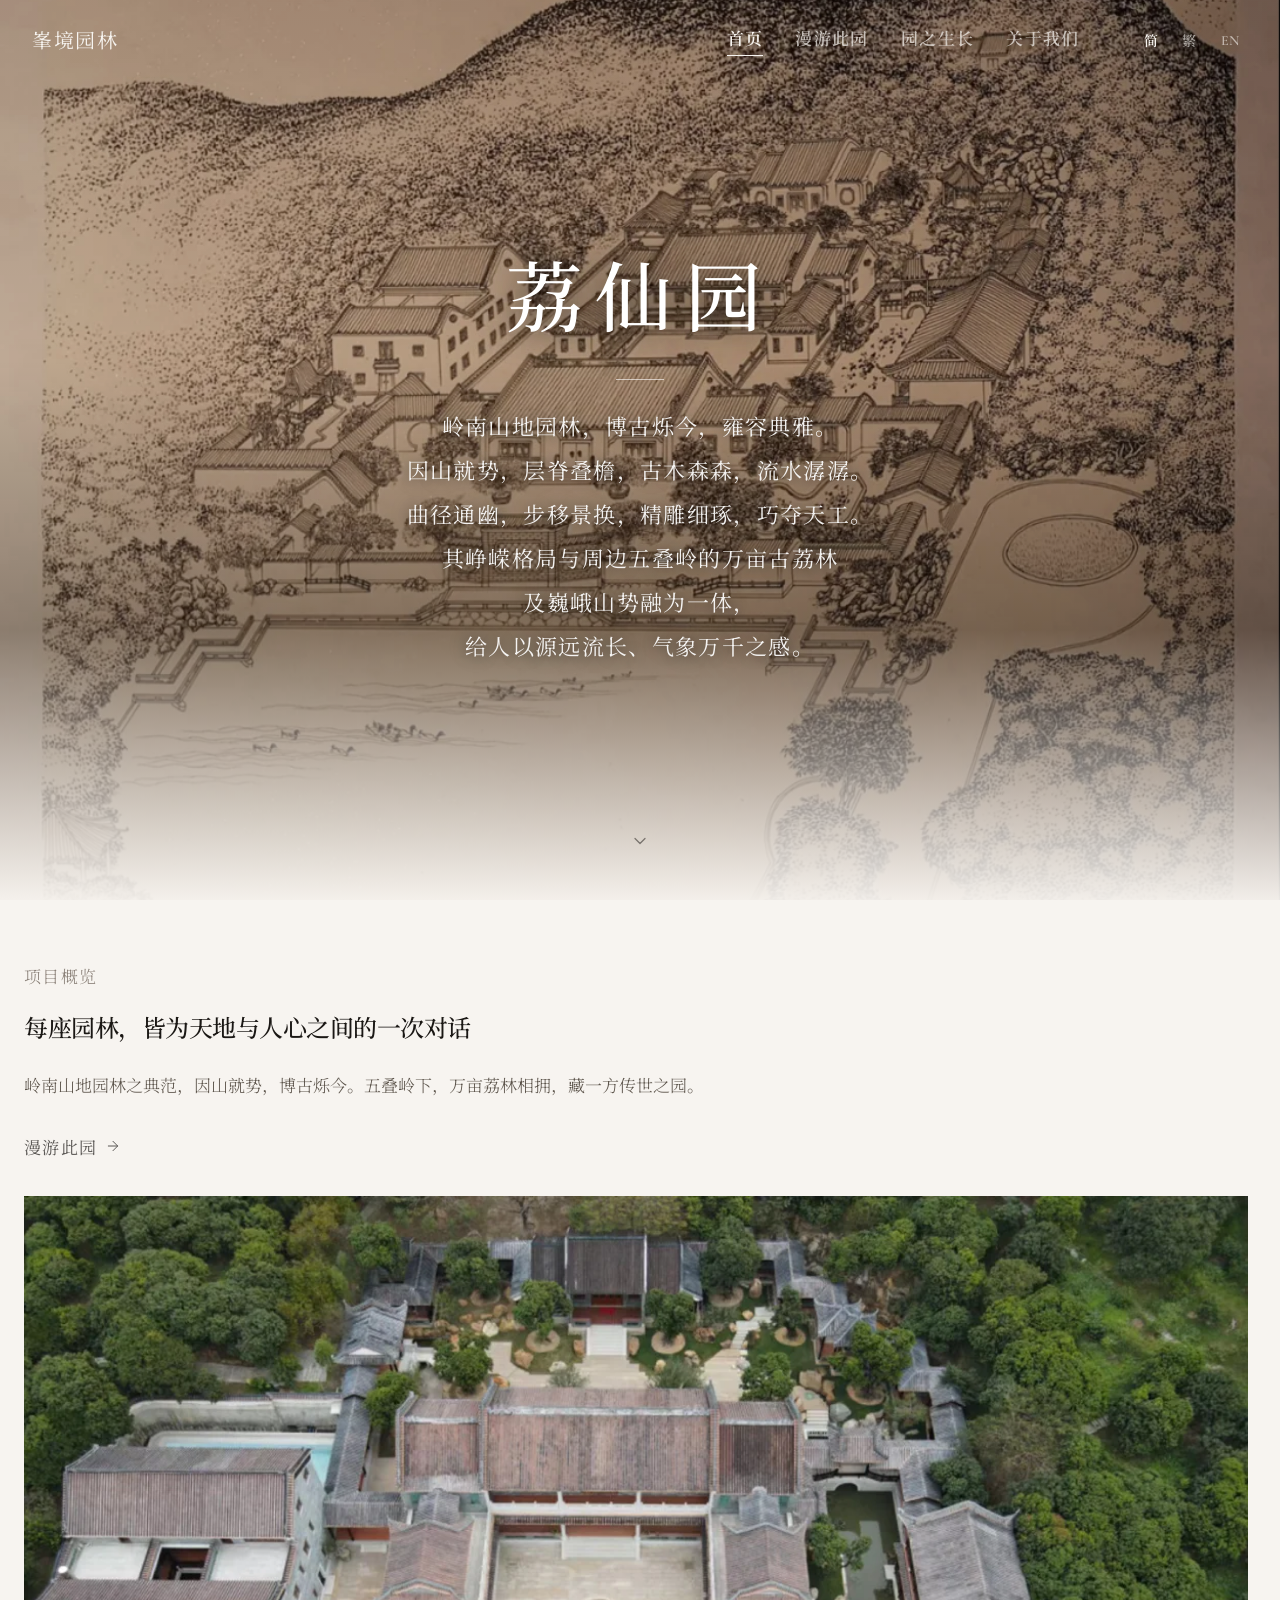
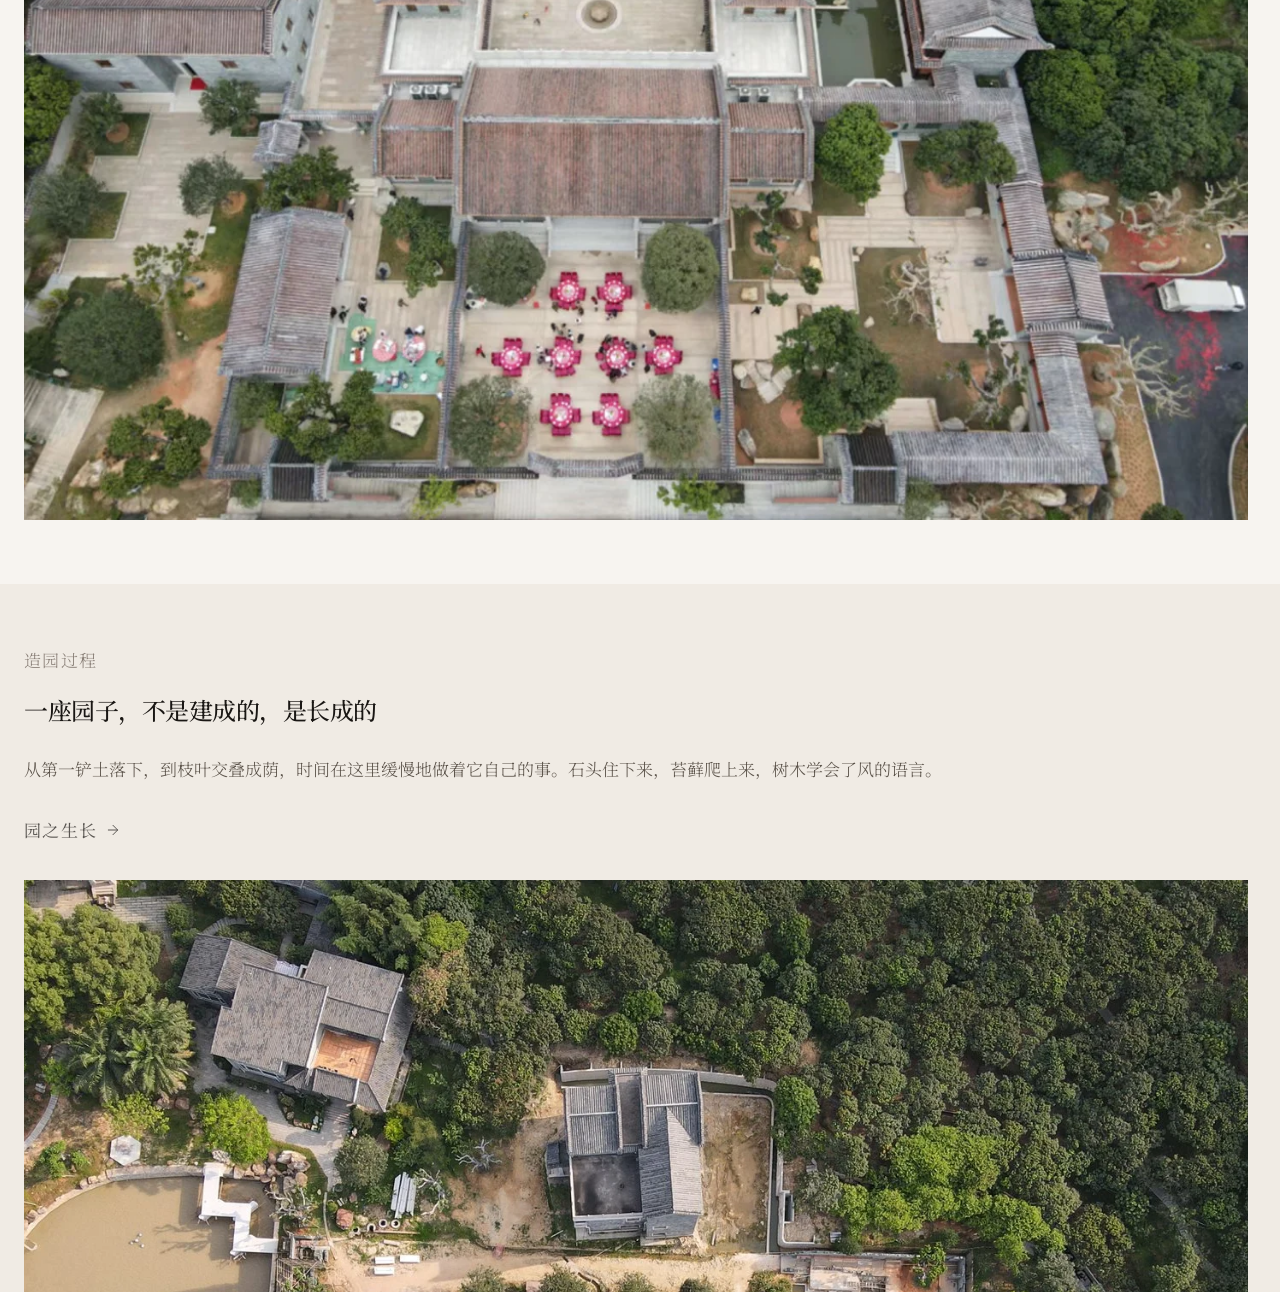
<file: index.html>
<!DOCTYPE html>
<html lang="zh-CN" class="light" data-theme="light">
<head>
  <meta charset="UTF-8">
  <meta name="viewport" content="width=device-width, initial-scale=1.0">
  <title>峯境园林 — 荔仙园</title>
  <link rel="preconnect" href="https://fonts.gstatic.com" crossorigin>
  <link rel="preconnect" href="https://fonts.googleapis.com" crossorigin>
  <link rel="preload" as="image" href="assets/images/image_0_2gus5p.webp">
  <link rel="stylesheet" href="assets/css/main.css">
  <link rel="stylesheet" href="https://fonts.googleapis.com/css2?family=Noto+Serif+SC:wght@300;400;500;600;700&family=Cormorant+Garamond:ital,wght@0,300;0,400;0,500;0,600;1,300;1,400&display=swap">
  <script>
    // 内联最小版Lucide图标——仅需要menu和arrow-right
    window.lucide = {
      createIcons: function() {}
    };
  </script>
</head>
<body class="min-h-screen antialiased">
  <main>
    <!-- SITE HEADER -->
    <header class="site-header" id="site-header">
      <div style="max-width: var(--max-width-page); margin: 0 auto; padding: var(--space-6) var(--space-8);">
        <div style="display: flex; align-items: center; justify-content: space-between;">
          <a href="index.html" class="header-logo" data-i18n="brand-name" style="font-family: var(--font-cn); font-size: var(--text-lg); font-weight: var(--weight-regular); color: var(--color-text-inverse); text-decoration: none; letter-spacing: var(--tracking-wide); transition: color var(--transition-elegant);">峯境园林</a>

          <nav class="main-nav" style="display: flex; align-items: center; gap: var(--space-8);">
            <a href="index.html" class="nav-link" data-nav-key="index" data-active="true" data-i18n="nav-home">首页</a>
            <a href="projects.html" class="nav-link" data-nav-key="projects" data-i18n="nav-projects">漫游此园</a>
            <a href="philosophy.html" class="nav-link" data-nav-key="philosophy" data-i18n="nav-philosophy">园之生长</a>
            <a href="about.html" class="nav-link" data-nav-key="about" data-i18n="nav-about">关于我们</a>
            <div class="lang-selector" style="display: flex; gap: var(--space-2); margin-left: var(--space-6); align-items: center;">
              <button class="lang-option active" data-lang="zh-CN" onclick="I18N.setLang('zh-CN')" style="background: none; border: none; font-family: var(--font-body); font-size: var(--text-sm); font-weight: 600; color: var(--color-text-secondary); cursor: pointer; padding: 2px 8px; opacity: 0.6; transition: opacity var(--transition-fast); letter-spacing: 0.04em;">简</button>
              <button class="lang-option" data-lang="zh-TW" onclick="I18N.setLang('zh-TW')" style="background: none; border: none; font-family: var(--font-body); font-size: var(--text-sm); font-weight: 600; color: var(--color-text-secondary); cursor: pointer; padding: 2px 8px; opacity: 0.6; transition: opacity var(--transition-fast); letter-spacing: 0.04em;">繁</button>
              <button class="lang-option" data-lang="en" onclick="I18N.setLang('en')" style="background: none; border: none; font-family: var(--font-display); font-size: var(--text-sm); font-weight: 600; color: var(--color-text-secondary); cursor: pointer; padding: 2px 8px; opacity: 0.6; transition: opacity var(--transition-fast); letter-spacing: 0.04em;">EN</button>
            </div>
          </nav>

          <button id="mobile-menu-toggle" aria-label="菜单" aria-expanded="false" style="display:none; background:#1a1714; border:1px solid #1a1714; border-radius:6px; cursor:pointer; color:#f7f4f0; padding:10px 12px; width:44px; height:44px; box-sizing:border-box; position:relative; z-index:9999; flex-shrink:0;">
            <svg xmlns="http://www.w3.org/2000/svg" width="24" height="24" viewBox="0 0 24 24" fill="none" stroke="currentColor" stroke-width="2" stroke-linecap="round" stroke-linejoin="round"><line x1="3" y1="6" x2="21" y2="6"/><line x1="3" y1="12" x2="21" y2="12"/><line x1="3" y1="18" x2="21" y2="18"/></svg>
          </button>
        </div>
      </div>

      <div id="mobile-menu" style="display: none; padding: var(--space-6) var(--space-8) var(--space-8); border-top: 1px solid rgba(247, 244, 240, 0.2);">
        <nav style="display: flex; flex-direction: column; gap: var(--space-6);">
          <a href="index.html" class="nav-link" data-nav-key="index" data-active="true" data-i18n="nav-home">首页</a>
          <a href="projects.html" class="nav-link" data-nav-key="projects" data-i18n="nav-projects">漫游此园</a>
          <a href="philosophy.html" class="nav-link" data-nav-key="philosophy" data-i18n="nav-philosophy">园之生长</a>
          <a href="about.html" class="nav-link" data-nav-key="about" data-i18n="nav-about">关于我们</a>
        </nav>
        <div class="mobile-lang-selector" style="display: flex; gap: var(--space-3); margin-top: var(--space-8); padding-top: var(--space-6); border-top: 1px solid rgba(247, 244, 240, 0.15); align-items: center;">
          <span style="font-family: var(--font-cn); font-size: var(--text-sm); color: var(--color-text-inverse); opacity: 0.6; letter-spacing: var(--tracking-wide);" data-i18n="mobile-lang-label">语言</span>
          <div style="display: flex; gap: var(--space-2); margin-left: var(--space-4);">
            <button class="lang-option mobile-lang-option active" data-lang="zh-CN" onclick="I18N.setLang('zh-CN')" style="background: none; border: 1px solid rgba(247,244,240,0.3); border-radius: 4px; font-family: var(--font-body); font-size: var(--text-sm); font-weight: 600; color: var(--color-text-inverse); cursor: pointer; padding: 4px 12px; opacity: 1; letter-spacing: 0.04em;">简</button>
            <button class="lang-option mobile-lang-option" data-lang="zh-TW" onclick="I18N.setLang('zh-TW')" style="background: none; border: 1px solid rgba(247,244,240,0.3); border-radius: 4px; font-family: var(--font-body); font-size: var(--text-sm); font-weight: 600; color: var(--color-text-inverse); cursor: pointer; padding: 4px 12px; opacity: 0.6; letter-spacing: 0.04em;">繁</button>
            <button class="lang-option mobile-lang-option" data-lang="en" onclick="I18N.setLang('en')" style="background: none; border: 1px solid rgba(247,244,240,0.3); border-radius: 4px; font-family: var(--font-display); font-size: var(--text-sm); font-weight: 600; color: var(--color-text-inverse); cursor: pointer; padding: 4px 12px; opacity: 0.6; letter-spacing: 0.04em;">EN</button>
          </div>
        </div>
      </div>
    </header>

    <!-- HERO FULLSCREEN -->
    <section class="hero-fullscreen" aria-label="品牌主视觉">
      <div class="hero-bg">
        <img src="assets/images/image_0_2gus5p.webp" alt="月色下的中式古典园林夜景">
      </div>
      <div class="hero-gradient"></div>

      <div class="hero-content fade-in">
        <h1 class="hero-brand" data-i18n="hero-brand">荔仙园</h1>
        <div class="hero-rule" role="separator"></div>
        <p class="hero-tagline" data-i18n="hero-tagline">岭南山地园林，博古烁今，雍容典雅。<br>因山就势，层脊叠檐，古木森森，流水潺潺。<br>曲径通幽，步移景换，精雕细琢，巧夺天工。<br>其峥嵘格局与周边五叠岭的万亩古荔林<br>及巍峨山势融为一体，<br>给人以源远流长、气象万千之感。</p>
      </div>

      <a href="#featured" class="hero-scroll-indicator" aria-hidden="true" style="text-decoration: none; color: inherit;">
        <svg width="20" height="20" viewBox="0 0 24 24" fill="none" stroke-width="1.5" stroke-linecap="round" stroke-linejoin="round">
          <polyline points="6 9 12 15 18 9"></polyline>
        </svg>
      </a>
    </section>

    <!-- FEATURED PROJECT TEASER -->
    <section id="homeFeatured" style="max-width: var(--max-width-page); margin: 0 auto; padding: var(--space-32) var(--space-8);">
      <div class="featured-teaser home-featured fade-in" style="display: grid; grid-template-columns: 1fr 1fr; gap: var(--space-16); align-items: center;">
        <div style="order: 2;">
          <span data-i18n="featured-tag" style="font-family: var(--font-body); font-size: var(--text-base); font-weight: var(--weight-light); color: var(--color-text-tertiary); letter-spacing: var(--tracking-wide);">项目概览</span>
          <h2 data-i18n="featured-title" style="font-family: var(--font-cn); font-size: var(--text-3xl); font-weight: var(--weight-medium); color: var(--color-text-primary); letter-spacing: var(--tracking-tight); margin: var(--space-4) 0 var(--space-6); text-wrap: balance; word-break: break-word; overflow-wrap: break-word; white-space: normal;">每座园林，皆为天地与人心之间的一次对话</h2>
          <p data-i18n="featured-desc" style="font-family: var(--font-cn); font-size: var(--text-base); font-weight: var(--weight-light); color: var(--color-text-secondary); line-height: var(--leading-relaxed); margin: 0 0 var(--space-8);">岭南山地园林之典范，因山就势，博古烁今。五叠岭下，万亩荔林相拥，藏一方传世之园。</p>
          <a href="projects.html" class="teaser-link">
            <span data-i18n="nav-projects">漫游此园</span>
            <svg width="16" height="16" viewBox="0 0 24 24" fill="none" stroke="currentColor" stroke-width="1.5" stroke-linecap="round" stroke-linejoin="round">
              <line x1="5" y1="12" x2="19" y2="12"></line>
              <polyline points="12 5 19 12 12 19"></polyline>
            </svg>
          </a>
        </div>
        <div class="teaser-image" style="aspect-ratio: 4 / 3;">
          <img src="assets/images/image_1_jmwitv.webp" alt="荔仙园园林实景" loading="lazy">
        </div>
      </div>
    </section>

    <!-- PHILOSOPHY TEASER -->
    <section id="homePhilosophy" style="background: var(--color-bg-subtle); padding: var(--space-32) var(--space-8);">
      <div style="max-width: var(--max-width-page); margin: 0 auto;">
        <div class="featured-teaser philosophy-featured fade-in" style="display: grid; grid-template-columns: 1fr 1fr; gap: var(--space-16); align-items: center;">
          <div style="order: 2;">
            <span style="font-family: var(--font-body); font-size: var(--text-base); font-weight: var(--weight-light); color: var(--color-text-tertiary); letter-spacing: var(--tracking-wide);" data-i18n="philosophy-teaser-tag">造园过程</span>
            <h2 data-i18n="philosophy-teaser-title" style="font-family: var(--font-cn); font-size: var(--text-3xl); font-weight: var(--weight-medium); color: var(--color-text-primary); letter-spacing: var(--tracking-tight); margin: var(--space-4) 0 var(--space-6); text-wrap: balance; word-break: break-word; overflow-wrap: break-word; white-space: normal;">一座园子，不是建成的，是长成的</h2>
            <p data-i18n="philosophy-teaser-desc" style="font-family: var(--font-cn); font-size: var(--text-base); font-weight: var(--weight-light); color: var(--color-text-secondary); line-height: var(--leading-relaxed); margin: 0 0 var(--space-8);">从第一铲土落下，到枝叶交叠成荫，时间在这里缓慢地做着它自己的事。石头住下来，苔藓爬上来，树木学会了风的语言。</p>
            <a href="philosophy.html" class="teaser-link">
              <span data-i18n="nav-philosophy">园之生长</span>
              <svg width="16" height="16" viewBox="0 0 24 24" fill="none" stroke="currentColor" stroke-width="1.5" stroke-linecap="round" stroke-linejoin="round">
                <line x1="5" y1="12" x2="19" y2="12"></line>
                <polyline points="12 5 19 12 12 19"></polyline>
              </svg>
            </a>
          </div>
          <div class="teaser-image" style="aspect-ratio: 4 / 3; order: 1;">
            <img src="assets/images/image_16_o9tsff.webp" alt="园林生长过程" loading="lazy">
          </div>
        </div>
      </div>
    </section>

    <!-- CONTACT SECTION -->
    <section class="contact-section">
      <div class="fade-in">
        <p data-i18n="contact-intro">若您有意打造传世的中式园林，欢迎通过邮箱与我们取得联系</p>
        <div class="divider"></div>
        <a href="mailto:fjinggarden@outlook.com">fjinggarden@outlook.com</a>
      </div>
    </section>

    <!-- SITE FOOTER -->
    <footer class="site-footer">
      <div style="max-width: var(--max-width-page); margin: 0 auto; padding: var(--space-20) var(--space-8) var(--space-12); border-top: 1px solid var(--color-border);">
        <div style="display: flex; align-items: center; justify-content: space-between; flex-wrap: wrap; gap: var(--space-4);">
          <span data-i18n="brand-name" style="font-family: var(--font-cn); font-size: var(--text-sm); font-weight: var(--weight-regular); color: var(--color-text-tertiary); letter-spacing: var(--tracking-wide);">峯境园林</span>
          <span data-i18n="footer-copyright">© 峯境景观规划设计有限公司 版权所有</span>
        </div>
      </div>
    </footer>
  </main>

  <script src="assets/js/main.js"></script>
  <script src="assets/js/i18n.js?v=2"></script>
</body>
</html>
</file>
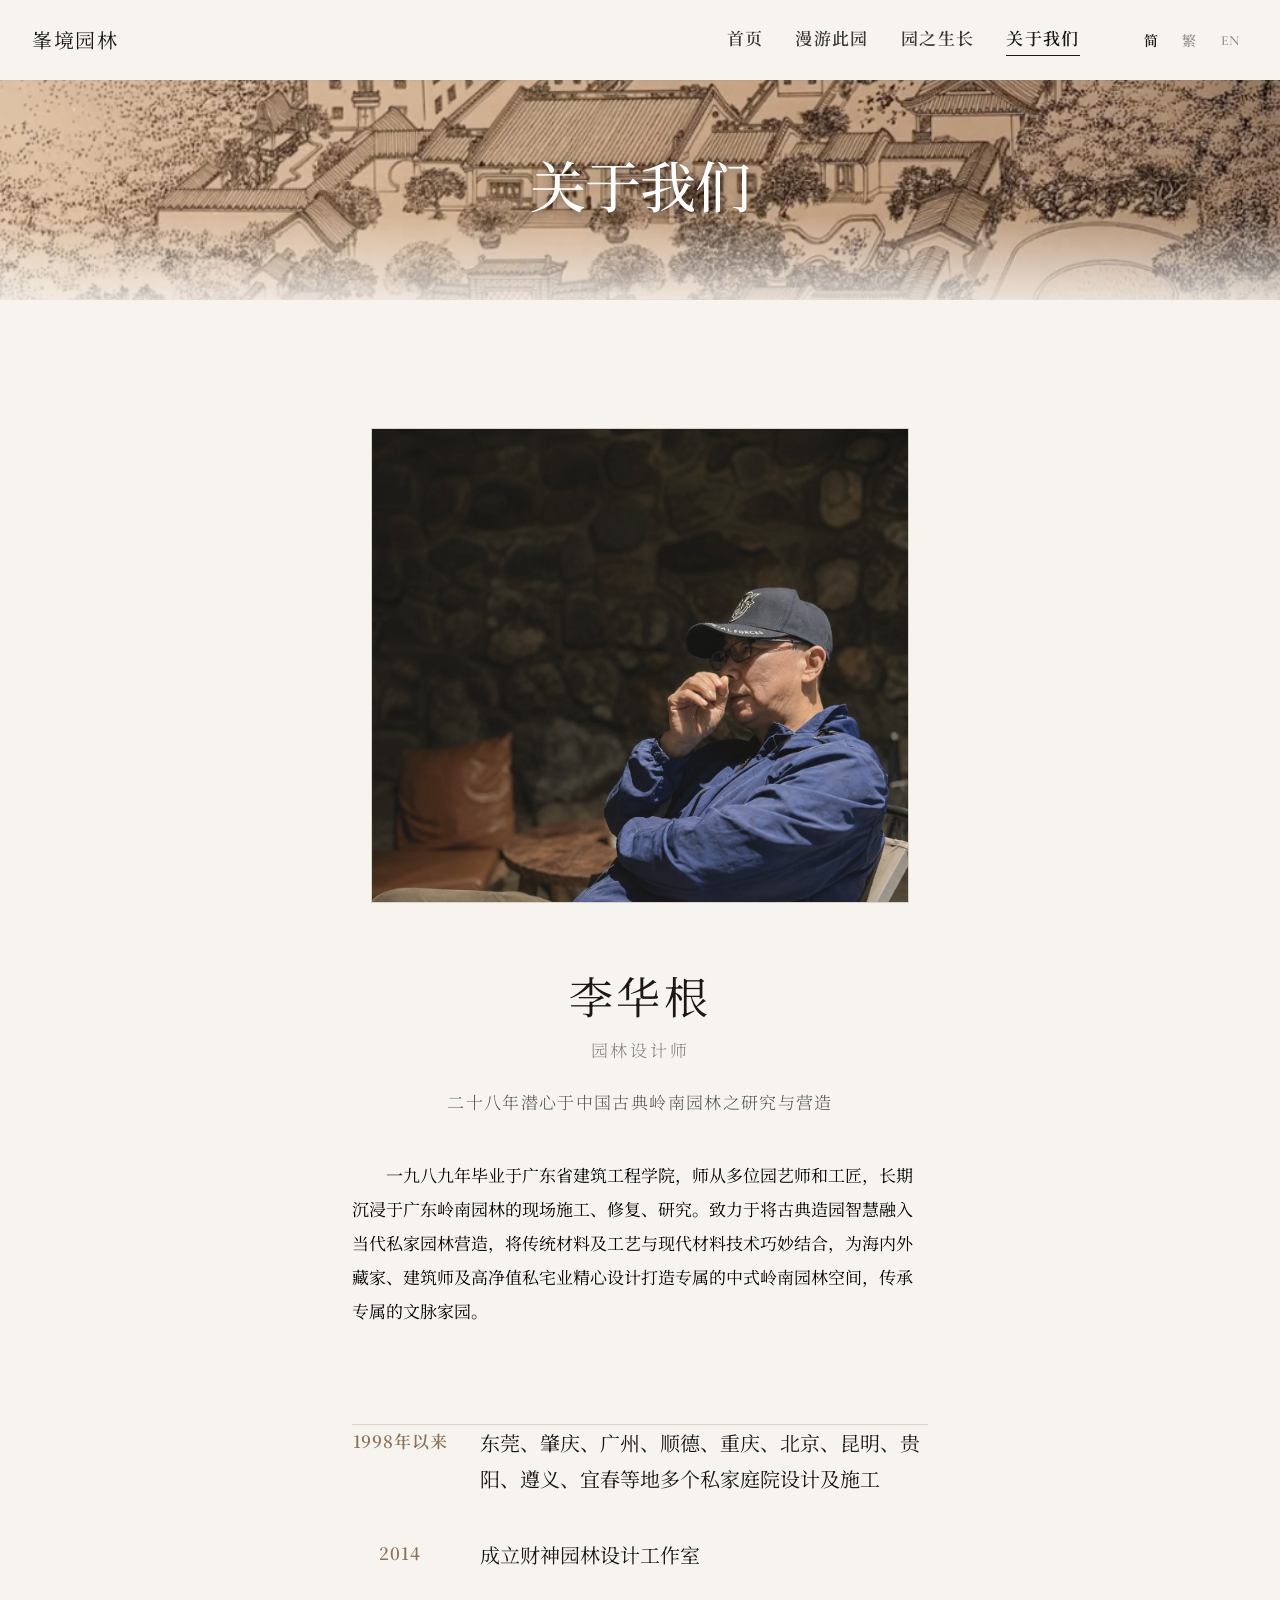
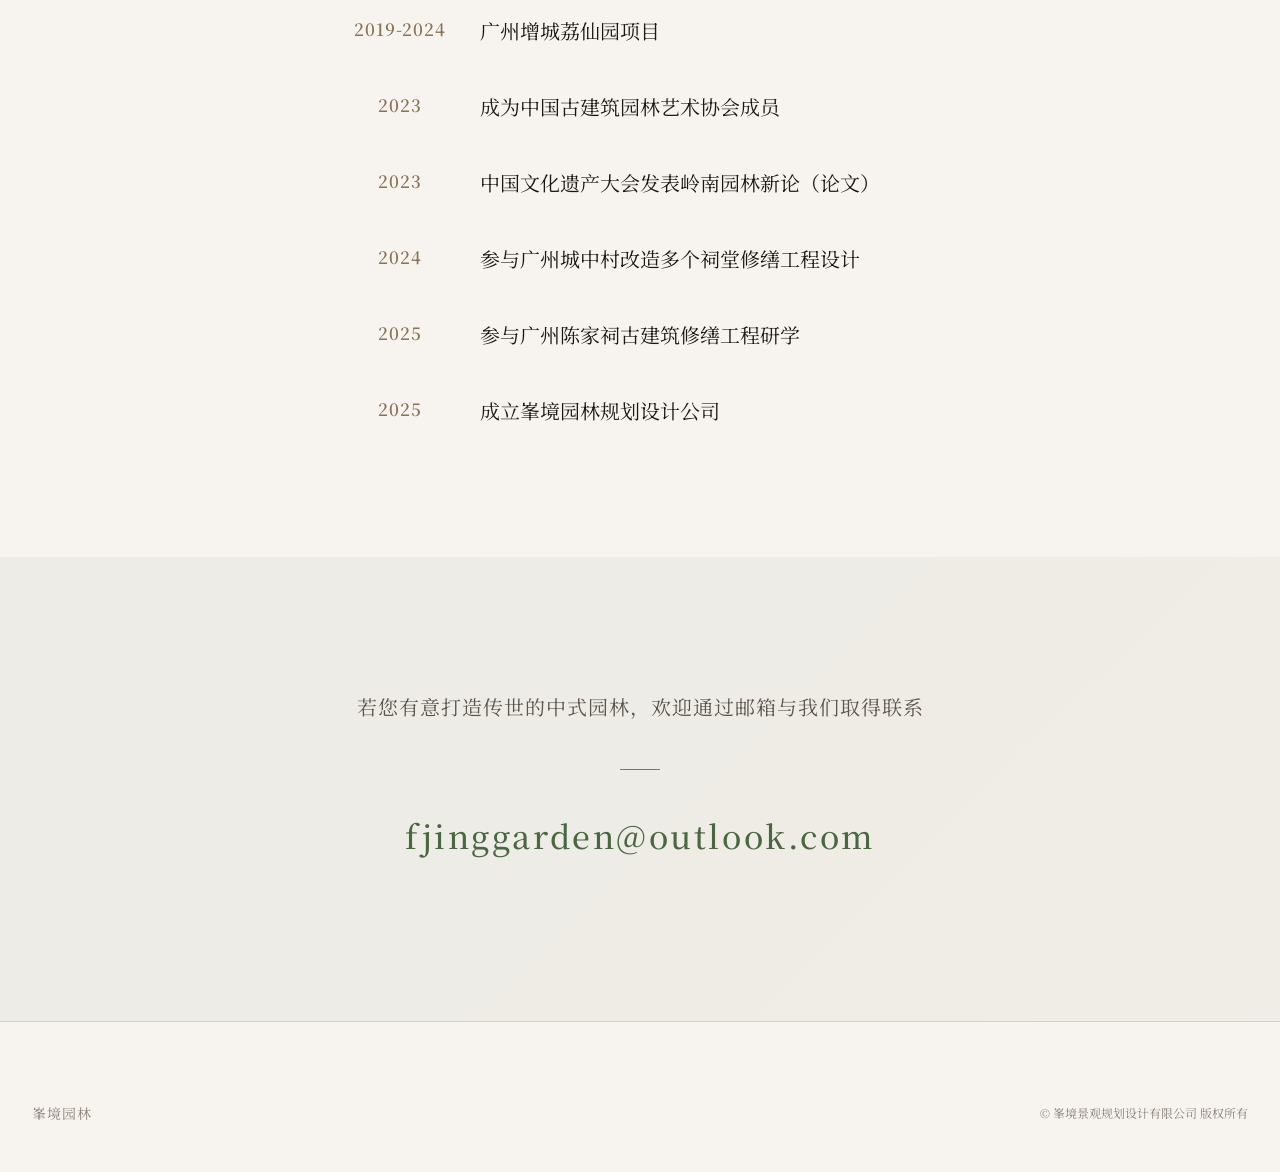
<file: about.html>
<!DOCTYPE html>
<html lang="zh-CN" class="light" data-theme="light">
<head>
  <meta charset="UTF-8">
  <meta name="viewport" content="width=device-width, initial-scale=1.0">
  <title>关于我们 — 峯境园林</title>
  <link rel="preconnect" href="https://fonts.gstatic.com" crossorigin>
  <link rel="preconnect" href="https://fonts.googleapis.com" crossorigin>
  <link rel="preload" as="image" href="assets/images/image_0_2gus5p.webp">
  <link rel="stylesheet" href="assets/css/main.css">
  <link rel="stylesheet" href="https://fonts.googleapis.com/css2?family=Noto+Serif+SC:wght@300;400;500;600;700&family=Cormorant+Garamond:ital,wght@0,300;0,400;0,500;0,600;1,300;1,400&display=swap">
  <script>window.lucide={createIcons:function(){}};</script>
  <style>
    .site-header { background: var(--color-bg); }
    .site-header .nav-link { color: var(--color-text-primary); opacity: 0.85; }
    .site-header .nav-link::after { background: var(--color-text-primary); }
    .site-header .header-logo { color: var(--color-text-primary) !important; }
    .site-header #mobile-menu-toggle { color: var(--color-text-primary); }

    .designer-portrait {
      width: 60%;
      margin: 0 auto;
      border: 1px solid var(--color-border);
    }
    .designer-portrait img {
      width: 100%;
      height: auto;
      display: block;
      filter: grayscale(20%) sepia(5%);
      opacity: 0.92;
    }

    .timeline {
      border-top: 1px solid var(--color-border);
      padding-top: var(--space-12);
      list-style: none;
      margin: 0;
      padding: 0;
      display: flex;
      flex-direction: column;
      gap: var(--space-10);
    }
    .timeline li {
      display: flex;
      gap: var(--space-8);
      align-items: flex-start;
    }
    .timeline .year {
      font-family: 'Noto Serif SC', serif;
      font-size: var(--text-base);
      font-weight: var(--weight-semibold);
      color: var(--color-text-accent);
      letter-spacing: 0.05em;
      white-space: nowrap;
      width: 96px;
      text-align: center;
      padding-top: 2px;
    }
    .timeline .content {
      flex: 1;
      min-width: 0;
    }
    .timeline .content p {
      font-family: var(--font-cn);
      font-size: 20px;
      font-weight: var(--weight-regular);
      line-height: var(--leading-relaxed);
      color: var(--color-text-primary);
      margin: 0;
    }

    @media (max-width: 767px) {
      .designer-portrait { width: 100%; }
      .timeline li { flex-direction: column; gap: var(--space-3); }
      .timeline .year { width: auto; text-align: left; }
    }
  </style>
</head>
<body class="min-h-screen font-cn antialiased">
  <main>
    <!-- SITE HEADER -->
    <header class="site-header header-solid" id="site-header">
      <div style="max-width: var(--max-width-page); margin: 0 auto; padding: var(--space-6) var(--space-8);">
        <div style="display: flex; align-items: center; justify-content: space-between;">
          <a href="index.html" class="header-logo" data-i18n="brand-name" style="font-family: var(--font-cn); font-size: var(--text-lg); font-weight: var(--weight-regular); color: var(--color-text-primary); text-decoration: none; letter-spacing: var(--tracking-wide);">峯境园林</a>

          <nav class="main-nav" style="display: flex; align-items: center; gap: var(--space-8);">
            <a href="index.html" class="nav-link" data-nav-key="index" data-i18n="nav-home">首页</a>
            <a href="projects.html" class="nav-link" data-nav-key="projects" data-i18n="nav-projects">漫游此园</a>
            <a href="philosophy.html" class="nav-link" data-nav-key="philosophy" data-i18n="nav-philosophy">园之生长</a>
            <a href="about.html" class="nav-link" data-nav-key="about" data-active="true" data-i18n="nav-about">关于我们</a>
            <div class="lang-selector" style="display: flex; gap: var(--space-2); margin-left: var(--space-6); align-items: center;">
              <button class="lang-option active" data-lang="zh-CN" onclick="I18N.setLang('zh-CN')" style="background: none; border: none; font-family: var(--font-body); font-size: var(--text-sm); font-weight: 600; color: var(--color-text-secondary); cursor: pointer; padding: 2px 8px; opacity: 0.6; transition: opacity var(--transition-fast); letter-spacing: 0.04em;">简</button>
              <button class="lang-option" data-lang="zh-TW" onclick="I18N.setLang('zh-TW')" style="background: none; border: none; font-family: var(--font-body); font-size: var(--text-sm); font-weight: 600; color: var(--color-text-secondary); cursor: pointer; padding: 2px 8px; opacity: 0.6; transition: opacity var(--transition-fast); letter-spacing: 0.04em;">繁</button>
              <button class="lang-option" data-lang="en" onclick="I18N.setLang('en')" style="background: none; border: none; font-family: var(--font-display); font-size: var(--text-sm); font-weight: 600; color: var(--color-text-secondary); cursor: pointer; padding: 2px 8px; opacity: 0.6; transition: opacity var(--transition-fast); letter-spacing: 0.04em;">EN</button>
            </div>
          </nav>

          <button id="mobile-menu-toggle" aria-label="菜单" aria-expanded="false" style="display:none; background:#1a1714; border:1px solid #1a1714; border-radius:6px; cursor:pointer; color:#f7f4f0; padding:10px 12px; width:44px; height:44px; box-sizing:border-box; position:relative; z-index:9999; flex-shrink:0;">
            <svg xmlns="http://www.w3.org/2000/svg" width="24" height="24" viewBox="0 0 24 24" fill="none" stroke="currentColor" stroke-width="2" stroke-linecap="round" stroke-linejoin="round"><line x1="3" y1="6" x2="21" y2="6"/><line x1="3" y1="12" x2="21" y2="12"/><line x1="3" y1="18" x2="21" y2="18"/></svg>
          </button>
        </div>
      </div>

      <div id="mobile-menu" style="display: none; padding: var(--space-6) var(--space-8) var(--space-8); border-top: 1px solid var(--color-border);">
        <nav style="display: flex; flex-direction: column; gap: var(--space-6);">
          <a href="index.html" class="nav-link" data-nav-key="index" data-i18n="nav-home">首页</a>
          <a href="projects.html" class="nav-link" data-nav-key="projects" data-i18n="nav-projects">漫游此园</a>
          <a href="philosophy.html" class="nav-link" data-nav-key="philosophy" data-i18n="nav-philosophy">园之生长</a>
          <a href="about.html" class="nav-link" data-nav-key="about" data-active="true" data-i18n="nav-about">关于我们</a>
        </nav>
        <div class="mobile-lang-selector" style="display: flex; gap: var(--space-3); margin-top: var(--space-8); padding-top: var(--space-6); border-top: 1px solid var(--color-border-subtle); align-items: center;">
          <span style="font-family: var(--font-cn); font-size: var(--text-sm); color: var(--color-text-secondary); opacity: 0.7; letter-spacing: var(--tracking-wide);" data-i18n="mobile-lang-label">语言</span>
          <div style="display: flex; gap: var(--space-2); margin-left: var(--space-4);">
            <button class="lang-option mobile-lang-option active" data-lang="zh-CN" onclick="I18N.setLang('zh-CN')" style="background: none; border: 1px solid var(--color-border); border-radius: 4px; font-family: var(--font-body); font-size: var(--text-sm); font-weight: 600; color: var(--color-text-primary); cursor: pointer; padding: 4px 12px; opacity: 1; letter-spacing: 0.04em;">简</button>
            <button class="lang-option mobile-lang-option" data-lang="zh-TW" onclick="I18N.setLang('zh-TW')" style="background: none; border: 1px solid var(--color-border); border-radius: 4px; font-family: var(--font-body); font-size: var(--text-sm); font-weight: 600; color: var(--color-text-secondary); cursor: pointer; padding: 4px 12px; opacity: 0.6; letter-spacing: 0.04em;">繁</button>
            <button class="lang-option mobile-lang-option" data-lang="en" onclick="I18N.setLang('en')" style="background: none; border: 1px solid var(--color-border); border-radius: 4px; font-family: var(--font-display); font-size: var(--text-sm); font-weight: 600; color: var(--color-text-secondary); cursor: pointer; padding: 4px 12px; opacity: 0.6; letter-spacing: 0.04em;">EN</button>
          </div>
        </div>
      </div>
    </header>

    <!-- PAGE CONTENT -->
    <div id="page-content" class="min-h-screen" style="padding-top: var(--space-20);">
      <!-- Page Title Banner -->
      <section class="page-banner">
        <img src="assets/images/image_0_2gus5p.webp" alt="" aria-hidden="true">
        <div class="banner-content fade-in">
          <h1 data-i18n="nav-about">关于我们</h1>
        </div>
      </section>

      <!-- Designer Portrait -->
      <section class="fade-in" style="max-width: var(--max-width-content); margin: 0 auto; padding: var(--space-32) var(--space-8) 0;">
        <div class="designer-portrait">
          <img src="assets/images/image_41_5tuob8.webp" alt="设计师云山肖像">
        </div>
      </section>

      <!-- Biographical Text -->
      <section class="fade-in" style="max-width: 640px; margin: 0 auto; padding: var(--space-16) var(--space-8) var(--space-24);">
        <h1 data-i18n="about-heading" style="font-family: var(--font-cn); font-size: clamp(1.75rem, 3.5vw, 2.75rem); font-weight: var(--weight-regular); line-height: var(--leading-snug); letter-spacing: var(--tracking-wide); color: var(--color-text-primary); text-align: center; text-wrap: balance; word-break: keep-all; overflow-wrap: break-word;">李华根</h1>
        <p style="font-family: var(--font-cn); font-size: var(--text-base); font-weight: var(--weight-light); letter-spacing: var(--tracking-wider); color: var(--color-text-tertiary); text-align: center; margin: var(--space-3) 0 0;" data-i18n="designer-tag">园林设计师</p>
        <p data-i18n="about-years-text" style="font-family: var(--font-cn); font-size: var(--text-base); font-weight: var(--weight-light); line-height: var(--leading-relaxed); color: var(--color-text-secondary); text-align: center; margin-top: var(--space-6); letter-spacing: var(--tracking-wide);">
          二十八年潜心于中国古典岭南园林之研究与营造
        </p>
        <p data-i18n="about-bio-text" style="font-family: var(--font-cn); font-size: var(--text-base); font-weight: var(--weight-regular); line-height: 2; margin-top: var(--space-10); text-indent: 2em; color: #020202;">
          一九八九年毕业于广东省建筑工程学院，师从多位园艺师和工匠，长期沉浸于广东岭南园林的现场施工、修复、研究。致力于将古典造园智慧融入当代私家园林营造，将传统材料及工艺与现代材料技术巧妙结合，为海内外藏家、建筑师及高净值私宅业精心设计打造专属的中式岭南园林空间，传承专属的文脉家园。
        </p>
      </section>

      <!-- Credentials Timeline -->
      <section class="fade-in" style="max-width: 640px; margin: 0 auto; padding: 0 var(--space-8) var(--space-32);">
        <ul class="timeline">
          <li>
            <span class="year" data-i18n="timeline-1-year">1998年以来</span>
            <div class="content">
              <p data-i18n="timeline-1">东莞、肇庆、广州、顺德、重庆、北京、昆明、贵阳、遵义、宜春等地多个私家庭院设计及施工</p>
            </div>
          </li>
          <li>
            <span class="year">2014</span>
            <div class="content">
              <p data-i18n="timeline-2">成立财神园林设计工作室</p>
            </div>
          </li>
          <li>
            <span class="year">2019-2024</span>
            <div class="content">
              <p data-i18n="timeline-3">广州增城荔仙园项目</p>
            </div>
          </li>
          <li>
            <span class="year">2023</span>
            <div class="content">
              <p data-i18n="timeline-4">成为中国古建筑园林艺术协会成员</p>
            </div>
          </li>
          <li>
            <span class="year">2023</span>
            <div class="content">
              <p data-i18n="timeline-5">中国文化遗产大会发表岭南园林新论（论文）</p>
            </div>
          </li>
          <li>
            <span class="year">2024</span>
            <div class="content">
              <p data-i18n="timeline-6">参与广州城中村改造多个祠堂修缮工程设计</p>
            </div>
          </li>
          <li>
            <span class="year">2025</span>
            <div class="content">
              <p data-i18n="timeline-7">参与广州陈家祠古建筑修缮工程研学</p>
            </div>
          </li>
          <li>
            <span class="year">2025</span>
            <div class="content">
              <p data-i18n="timeline-8">成立峯境园林规划设计公司</p>
            </div>
          </li>
        </ul>
      </section>

    </div>

    <!-- CONTACT SECTION -->
    <section class="contact-section">
      <div class="fade-in">
        <p data-i18n="contact-intro">若您有意打造传世的中式园林，欢迎通过邮箱与我们取得联系</p>
        <div class="divider"></div>
        <a href="mailto:fjinggarden@outlook.com">fjinggarden@outlook.com</a>
      </div>
    </section>

    <!-- SITE FOOTER -->
    <footer class="site-footer">
      <div style="max-width: var(--max-width-page); margin: 0 auto; padding: var(--space-20) var(--space-8) var(--space-12); border-top: 1px solid var(--color-border);">
        <div style="display: flex; align-items: center; justify-content: space-between; flex-wrap: wrap; gap: var(--space-4);">
          <span data-i18n="brand-name" style="font-family: var(--font-cn); font-size: var(--text-sm); font-weight: var(--weight-regular); color: var(--color-text-tertiary); letter-spacing: var(--tracking-wide);">峯境园林</span>
          <span data-i18n="footer-copyright">© 峯境景观规划设计有限公司 版权所有</span>
        </div>
      </div>
    </footer>
  </main>

  <script src="assets/js/main.js"></script>
  <script src="assets/js/i18n.js?v=2"></script>
</body>
</html>
</file>
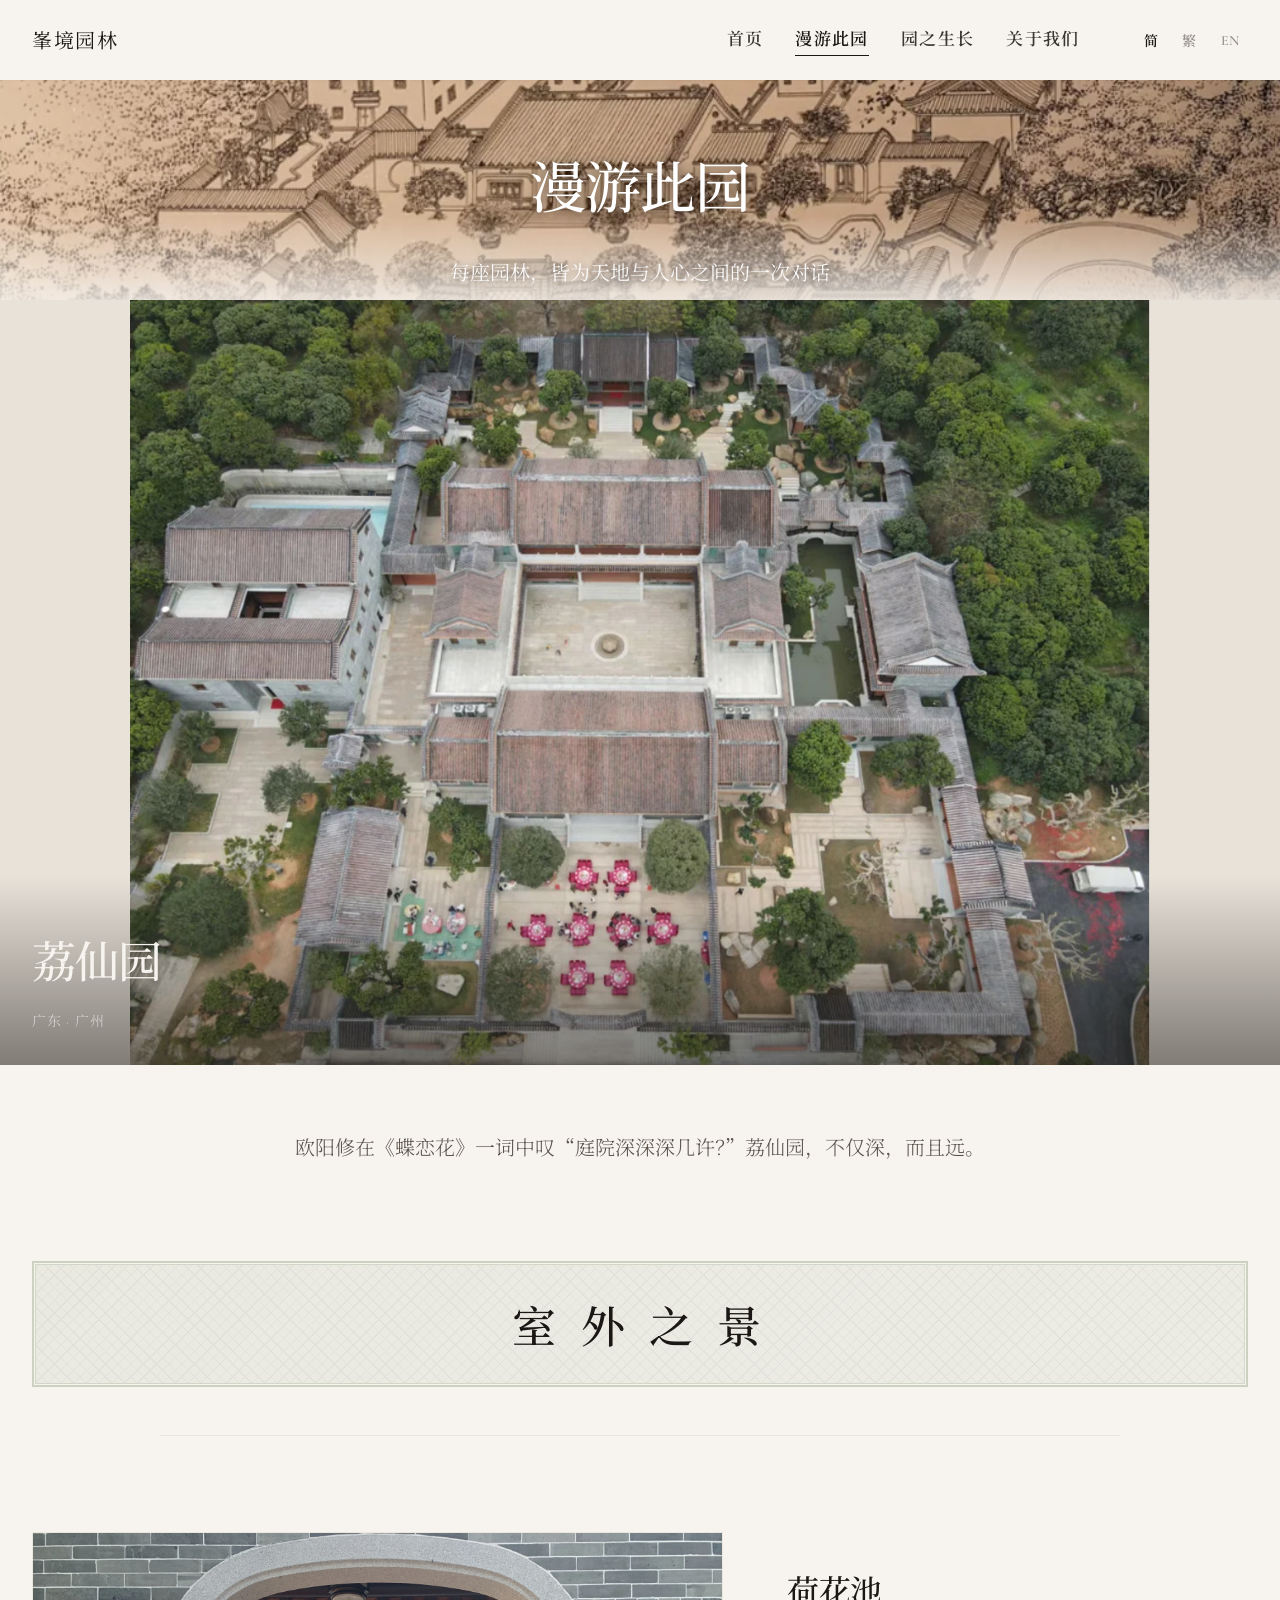
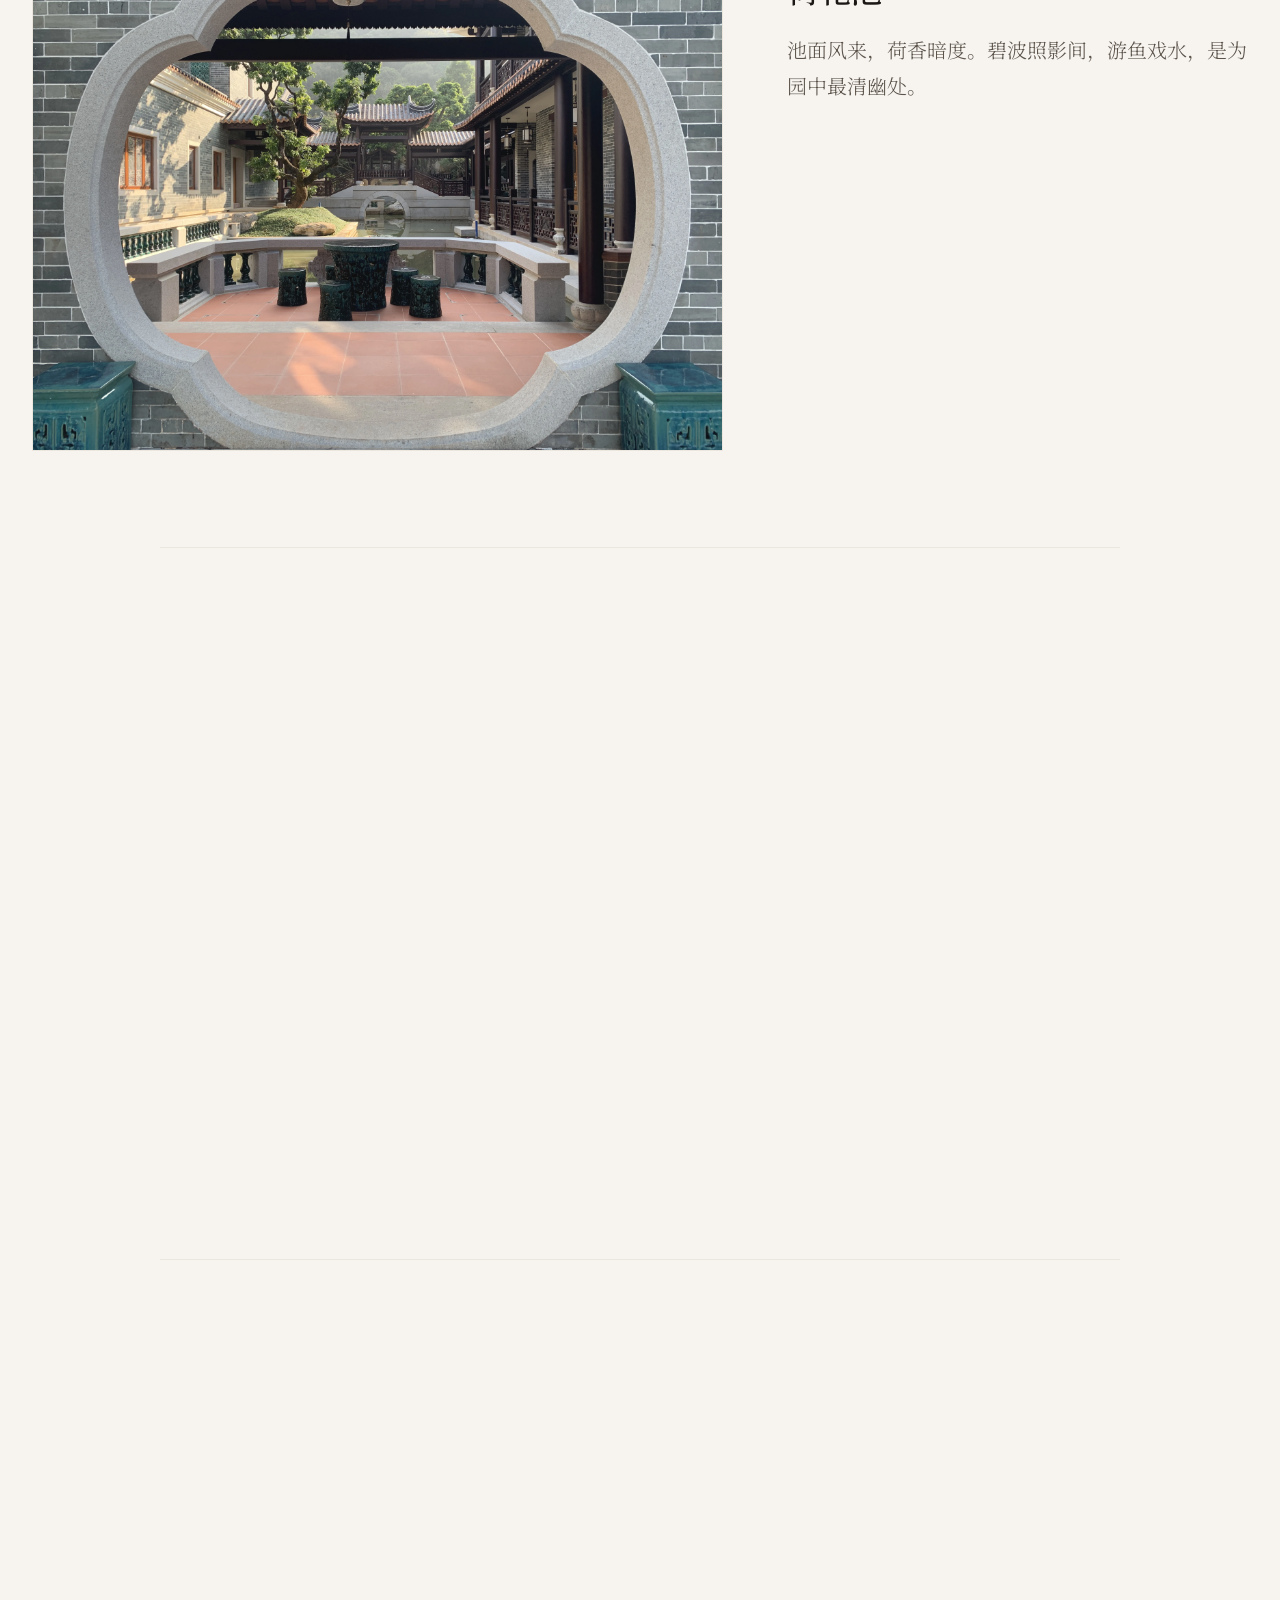
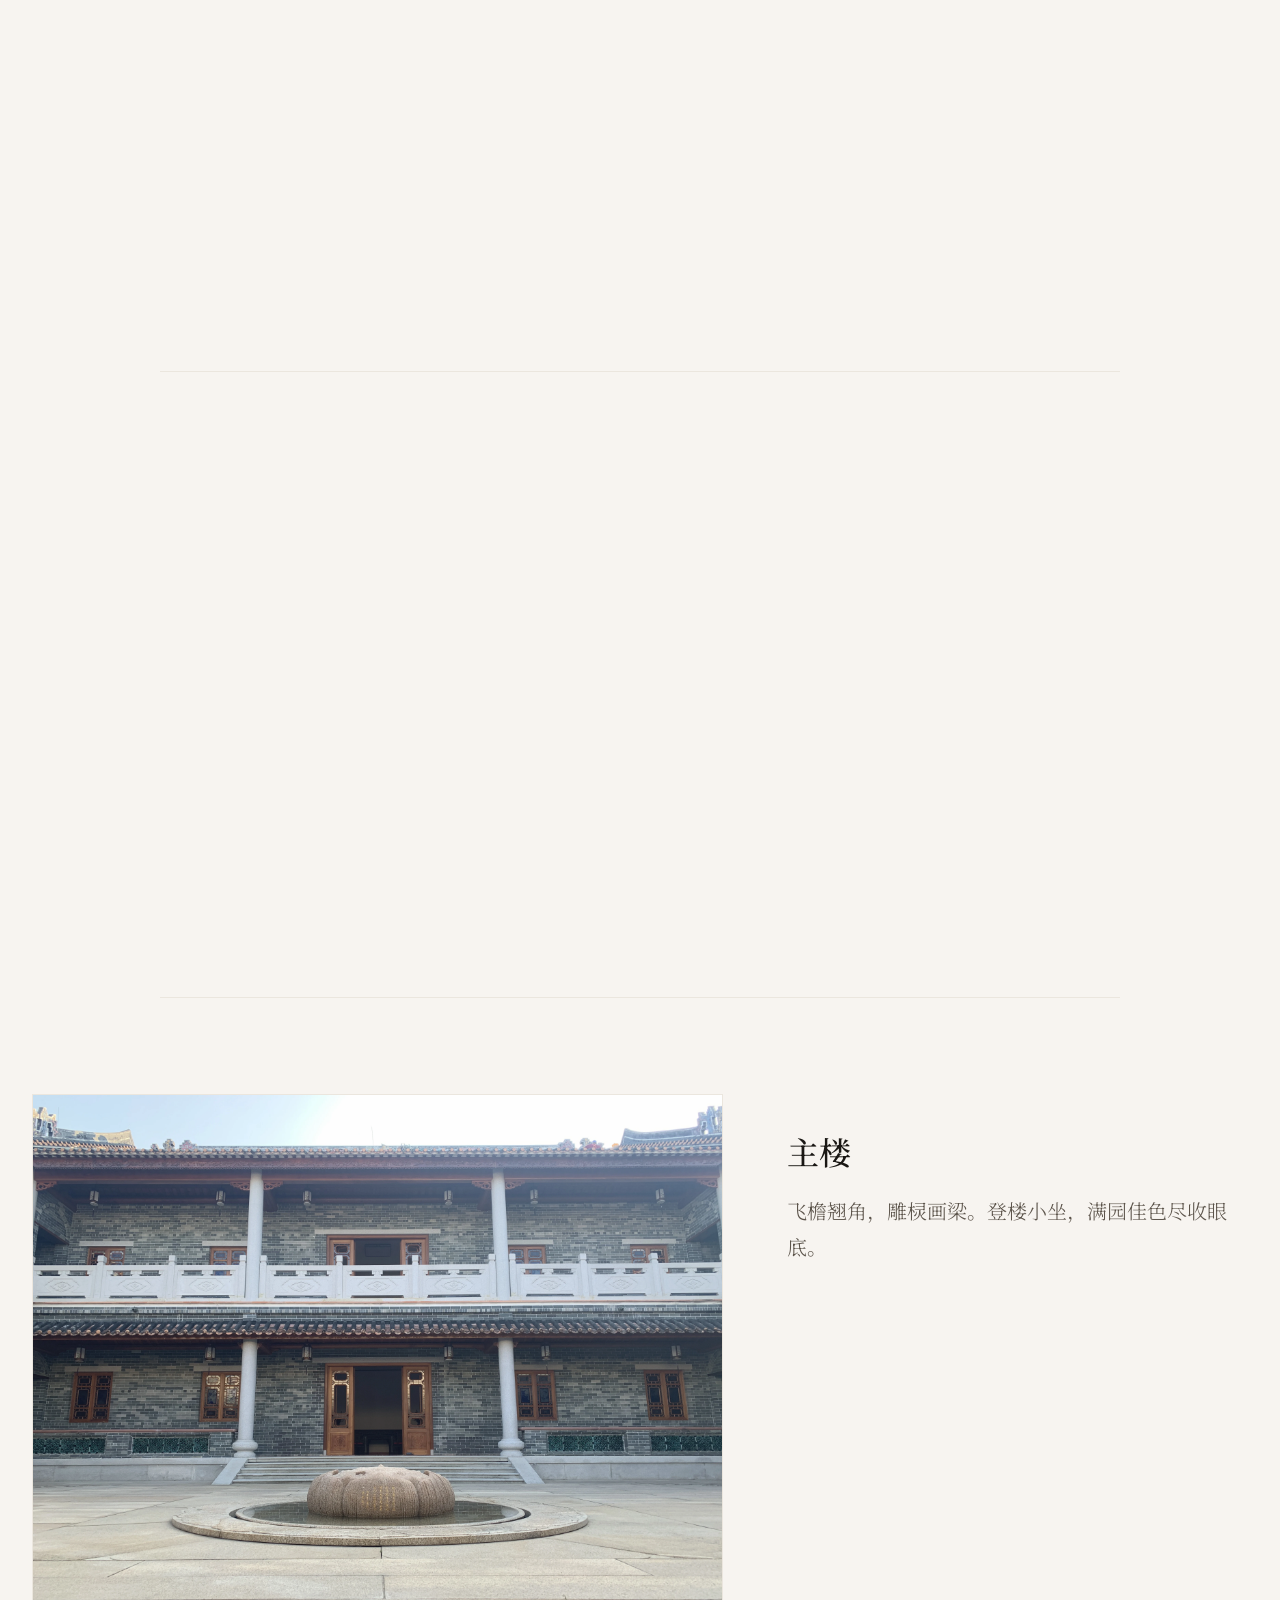
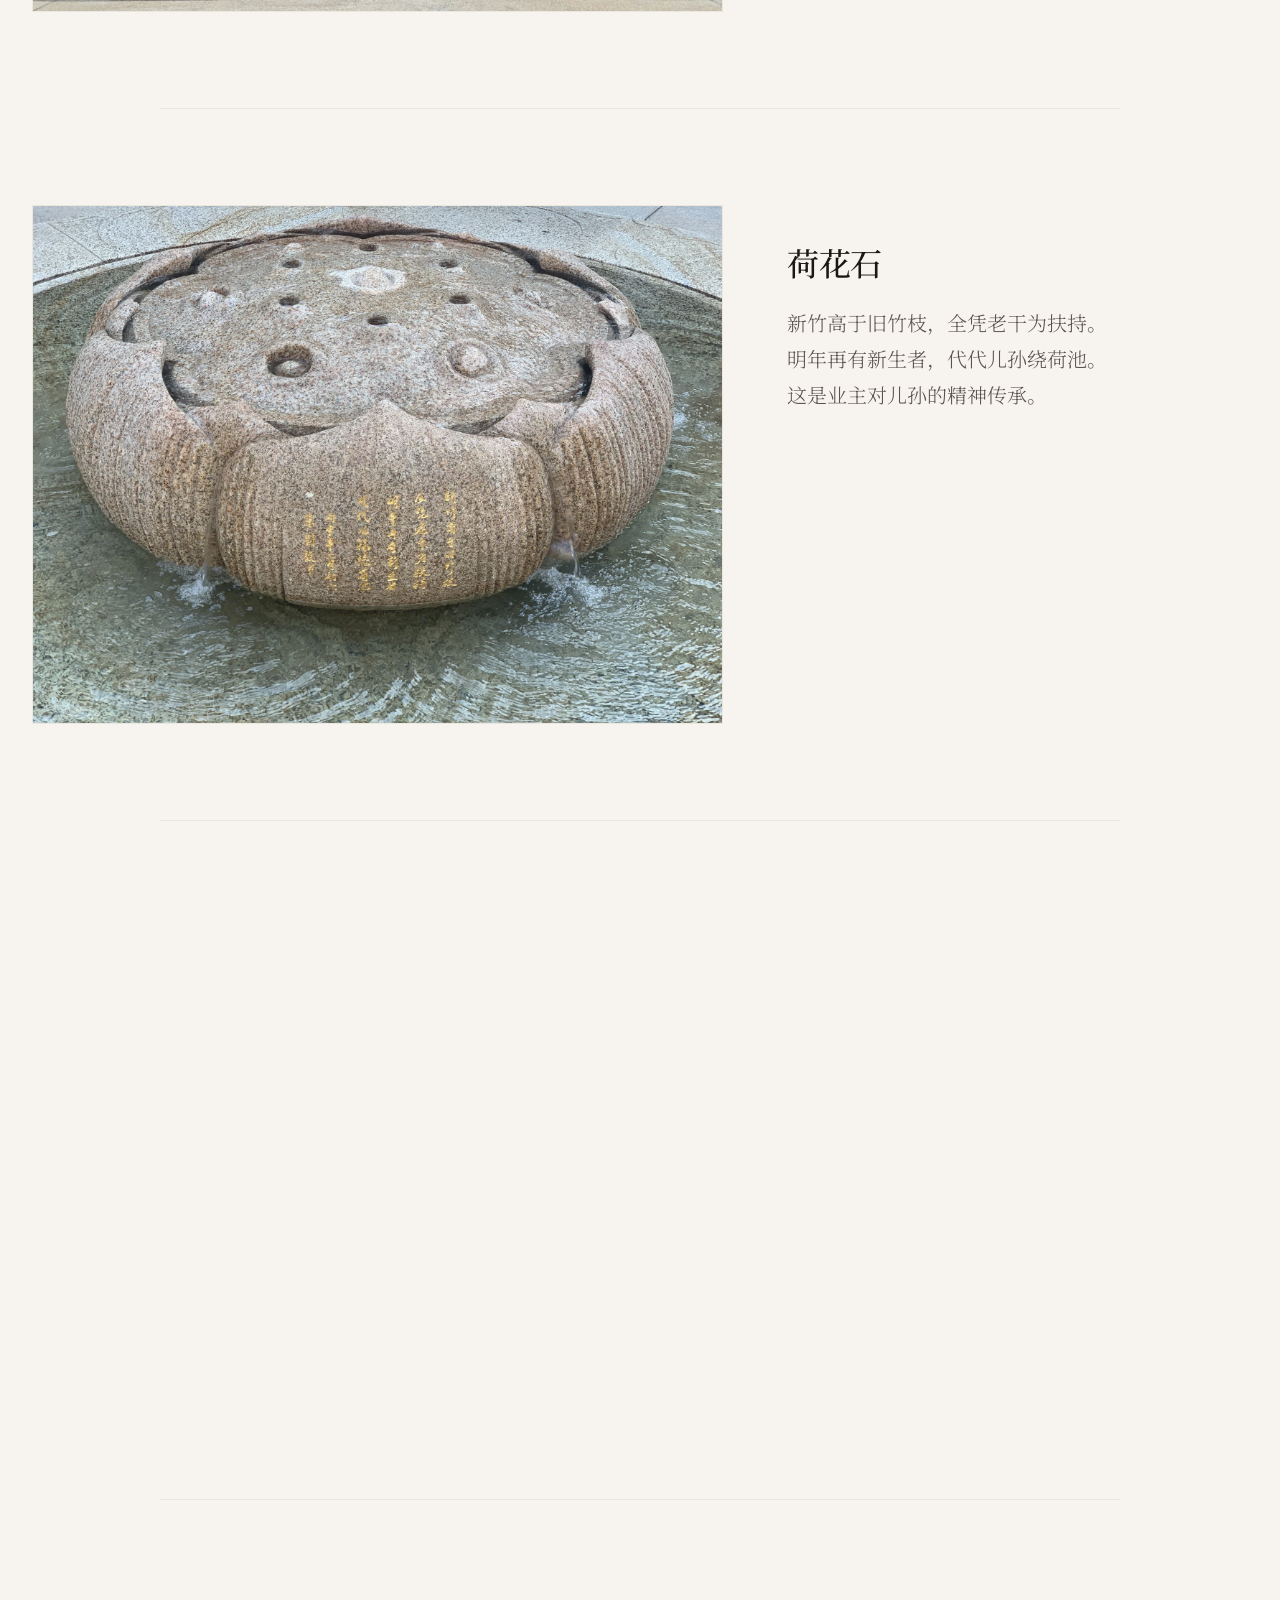
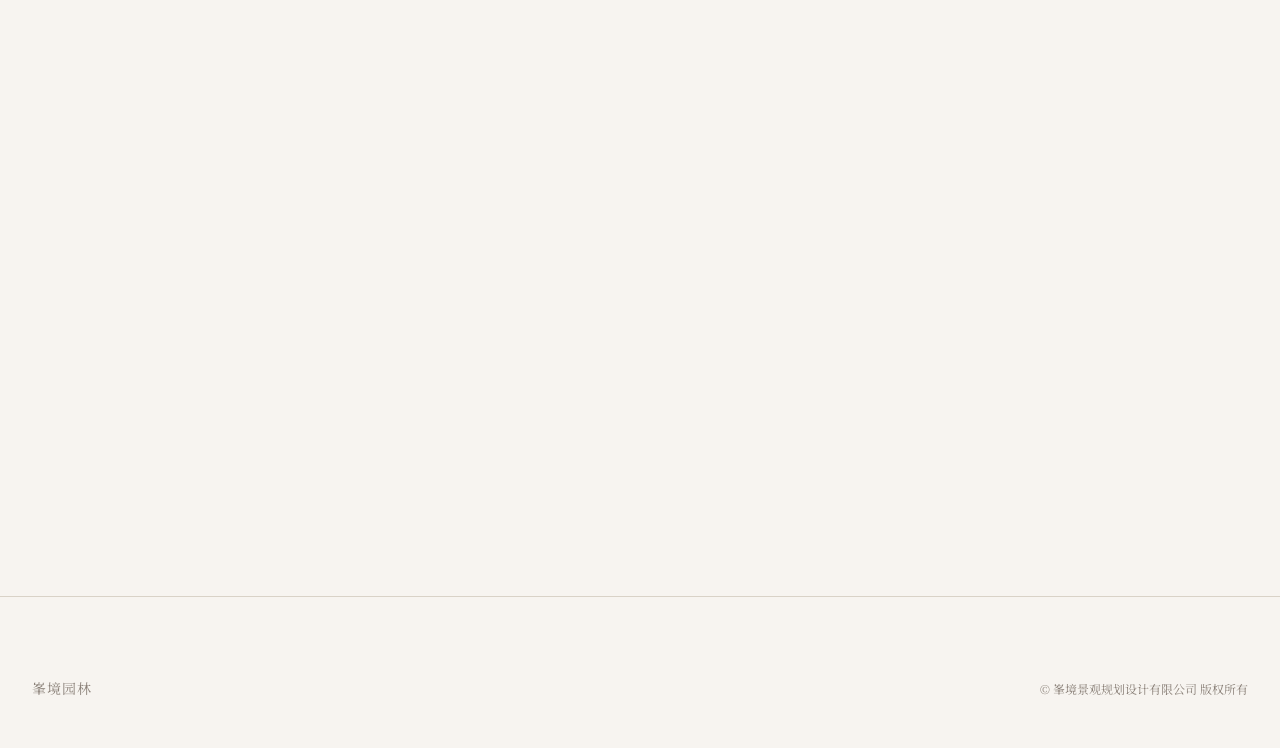
<file: projects.html>
﻿<!DOCTYPE html>
<html lang="zh-CN" class="light" data-theme="light">
<head>
  <meta charset="UTF-8">
  <meta name="viewport" content="width=device-width, initial-scale=1.0">
  <title>漫游此园 — 峯境园林</title>
  <link rel="preconnect" href="https://fonts.gstatic.com" crossorigin>
  <link rel="preconnect" href="https://fonts.googleapis.com" crossorigin>
  <link rel="preload" as="image" href="assets/images/image_0_2gus5p.webp">
  <link rel="stylesheet" href="assets/css/main.css">
  <link rel="stylesheet" href="https://fonts.googleapis.com/css2?family=Noto+Serif+SC:wght@300;400;500;600;700&family=Cormorant+Garamond:ital,wght@0,300;0,400;0,500;0,600;1,300;1,400&display=swap">
  <script>window.lucide={createIcons:function(){}};</script>
  <style>
    .site-header { background: var(--color-bg); }
    .site-header .nav-link { color: var(--color-text-primary); opacity: 0.85; }
    .site-header .nav-link::after { background: var(--color-text-primary); }
    .site-header .header-logo { color: var(--color-text-primary) !important; }
    .site-header #mobile-menu-toggle { color: var(--color-text-primary); }

    .project-entry img {
      transition: opacity var(--transition-elegant), transform var(--transition-elegant);
    }
    .project-entry img:hover {
      opacity: 1;
      transform: scale(1.03);
    }

    .section-title-outdoor {
      border: 2px solid rgba(72,109,49,0.25);
      padding: 1px;
      background: var(--color-bg);
    }
    .section-title-outdoor-inner {
      border: 1px solid rgba(72,109,49,0.15);
      padding: var(--space-6) var(--space-8);
      text-align: center;
      background: linear-gradient(135deg, rgba(72,109,49,0.08) 0%, rgba(45,80,22,0.05) 50%, rgba(72,109,49,0.08) 100%);
      background-size: 200% 200%;
      position: relative;
    }
    .section-title-outdoor-inner::before {
      content: '';
      position: absolute;
      inset: 0;
      opacity: 0.03;
      background-image: repeating-linear-gradient(45deg, transparent, transparent 8px, rgba(0,0,0,1) 8px, rgba(0,0,0,1) 9px), repeating-linear-gradient(-45deg, transparent, transparent 8px, rgba(0,0,0,1) 8px, rgba(0,0,0,1) 9px);
      pointer-events: none;
    }

    .section-title-indoor {
      border: 2px solid rgba(139,90,43,0.25);
      padding: 1px;
      background: var(--color-bg);
    }
    .section-title-indoor-inner {
      border: 1px solid rgba(139,90,43,0.15);
      padding: var(--space-6) var(--space-8);
      text-align: center;
      background: linear-gradient(135deg, rgba(139,90,43,0.08) 0%, rgba(100,65,30,0.05) 50%, rgba(139,90,43,0.08) 100%);
      background-size: 200% 200%;
      position: relative;
    }
    .section-title-indoor-inner::before {
      content: '';
      position: absolute;
      inset: 0;
      opacity: 0.03;
      background-image: repeating-linear-gradient(45deg, transparent, transparent 8px, rgba(0,0,0,1) 8px, rgba(0,0,0,1) 9px), repeating-linear-gradient(-45deg, transparent, transparent 8px, rgba(0,0,0,1) 8px, rgba(0,0,0,1) 9px);
      pointer-events: none;
    }

    .hairline-divider {
      max-width: var(--max-width-content);
      margin: 0 auto;
      height: 1px;
      background: var(--color-border-subtle);
    }
  </style>
</head>
<body class="min-h-screen font-cn antialiased">
  <main>
    <!-- SITE HEADER -->
    <header class="site-header header-solid" id="site-header">
      <div style="max-width: var(--max-width-page); margin: 0 auto; padding: var(--space-6) var(--space-8);">
        <div style="display: flex; align-items: center; justify-content: space-between;">
          <a href="index.html" class="header-logo" data-i18n="brand-name" style="font-family: var(--font-cn); font-size: var(--text-lg); font-weight: var(--weight-regular); color: var(--color-text-primary); text-decoration: none; letter-spacing: var(--tracking-wide);">峯境园林</a>

          <nav class="main-nav" style="display: flex; align-items: center; gap: var(--space-8);">
            <a href="index.html" class="nav-link" data-nav-key="index" data-i18n="nav-home">首页</a>
            <a href="projects.html" class="nav-link" data-nav-key="projects" data-active="true" data-i18n="nav-projects">漫游此园</a>
            <a href="philosophy.html" class="nav-link" data-nav-key="philosophy" data-i18n="nav-philosophy">园之生长</a>
            <a href="about.html" class="nav-link" data-nav-key="about" data-i18n="nav-about">关于我们</a>
            <div class="lang-selector" style="display: flex; gap: var(--space-2); margin-left: var(--space-6); align-items: center;">
              <button class="lang-option active" data-lang="zh-CN" onclick="I18N.setLang('zh-CN')" style="background: none; border: none; font-family: var(--font-body); font-size: var(--text-sm); font-weight: 600; color: var(--color-text-secondary); cursor: pointer; padding: 2px 8px; opacity: 0.6; transition: opacity var(--transition-fast); letter-spacing: 0.04em;">简</button>
              <button class="lang-option" data-lang="zh-TW" onclick="I18N.setLang('zh-TW')" style="background: none; border: none; font-family: var(--font-body); font-size: var(--text-sm); font-weight: 600; color: var(--color-text-secondary); cursor: pointer; padding: 2px 8px; opacity: 0.6; transition: opacity var(--transition-fast); letter-spacing: 0.04em;">繁</button>
              <button class="lang-option" data-lang="en" onclick="I18N.setLang('en')" style="background: none; border: none; font-family: var(--font-display); font-size: var(--text-sm); font-weight: 600; color: var(--color-text-secondary); cursor: pointer; padding: 2px 8px; opacity: 0.6; transition: opacity var(--transition-fast); letter-spacing: 0.04em;">EN</button>
            </div>
          </nav>

          <button id="mobile-menu-toggle" aria-label="菜单" aria-expanded="false" style="display:none; background:#1a1714; border:1px solid #1a1714; border-radius:6px; cursor:pointer; color:#f7f4f0; padding:10px 12px; width:44px; height:44px; box-sizing:border-box; position:relative; z-index:9999; flex-shrink:0;">
            <svg xmlns="http://www.w3.org/2000/svg" width="24" height="24" viewBox="0 0 24 24" fill="none" stroke="currentColor" stroke-width="2" stroke-linecap="round" stroke-linejoin="round"><line x1="3" y1="6" x2="21" y2="6"/><line x1="3" y1="12" x2="21" y2="12"/><line x1="3" y1="18" x2="21" y2="18"/></svg>
          </button>
        </div>
      </div>

      <div id="mobile-menu" style="display: none; padding: var(--space-6) var(--space-8) var(--space-8); border-top: 1px solid var(--color-border);">
        <nav style="display: flex; flex-direction: column; gap: var(--space-6);">
          <a href="index.html" class="nav-link" data-nav-key="index" data-i18n="nav-home">首页</a>
          <a href="projects.html" class="nav-link" data-nav-key="projects" data-active="true" data-i18n="nav-projects">漫游此园</a>
          <a href="philosophy.html" class="nav-link" data-nav-key="philosophy" data-i18n="nav-philosophy">园之生长</a>
          <a href="about.html" class="nav-link" data-nav-key="about" data-i18n="nav-about">关于我们</a>
        </nav>
        <div class="mobile-lang-selector" style="display: flex; gap: var(--space-3); margin-top: var(--space-8); padding-top: var(--space-6); border-top: 1px solid var(--color-border-subtle); align-items: center;">
          <span style="font-family: var(--font-cn); font-size: var(--text-sm); color: var(--color-text-secondary); opacity: 0.7; letter-spacing: var(--tracking-wide);" data-i18n="mobile-lang-label">语言</span>
          <div style="display: flex; gap: var(--space-2); margin-left: var(--space-4);">
            <button class="lang-option mobile-lang-option active" data-lang="zh-CN" onclick="I18N.setLang('zh-CN')" style="background: none; border: 1px solid var(--color-border); border-radius: 4px; font-family: var(--font-body); font-size: var(--text-sm); font-weight: 600; color: var(--color-text-primary); cursor: pointer; padding: 4px 12px; opacity: 1; letter-spacing: 0.04em;">简</button>
            <button class="lang-option mobile-lang-option" data-lang="zh-TW" onclick="I18N.setLang('zh-TW')" style="background: none; border: 1px solid var(--color-border); border-radius: 4px; font-family: var(--font-body); font-size: var(--text-sm); font-weight: 600; color: var(--color-text-secondary); cursor: pointer; padding: 4px 12px; opacity: 0.6; letter-spacing: 0.04em;">繁</button>
            <button class="lang-option mobile-lang-option" data-lang="en" onclick="I18N.setLang('en')" style="background: none; border: 1px solid var(--color-border); border-radius: 4px; font-family: var(--font-display); font-size: var(--text-sm); font-weight: 600; color: var(--color-text-secondary); cursor: pointer; padding: 4px 12px; opacity: 0.6; letter-spacing: 0.04em;">EN</button>
          </div>
        </div>
      </div>
    </header>

    <!-- PAGE CONTENT -->
    <div id="page-content" style="padding-top: var(--space-20);">
      <!-- Page Title Section -->
      <section class="page-banner">
        <img src="assets/images/image_0_2gus5p.webp" alt="" aria-hidden="true">
        <div class="banner-content fade-in">
          <h1 data-i18n="projects-heading">漫游此园</h1>
          <p data-i18n="projects-subtitle">每座园林，皆为天地与人心之间的一次对话</p>
        </div>
      </section>

      <!-- PROJECT 1 — 荔仙园 Full-Bleed Hero -->
      <section id="project-1" class="project-entry fade-in" style="position: relative; width: 100%;">
        <div style="position: relative; width: 100%; max-width: var(--max-width-page); margin: 0 auto; overflow: hidden; background: var(--color-bg-muted);">
          <img src="assets/images/image_1_jmwitv.webp" alt="荔仙园园林实景" style="width: 100%; height: auto; max-height: 85vh; object-fit: contain; object-position: center; display: block; opacity: 0.95;">
          <div style="position: absolute; bottom: 0; left: 0; right: 0; padding: var(--space-12) var(--space-8) var(--space-8); background: linear-gradient(to top, rgba(26, 23, 20, 0.5) 0%, transparent 100%);">
            <h2 data-i18n="hero-brand" style="font-family: var(--font-cn); font-size: var(--text-3xl); font-weight: var(--weight-medium); color: var(--color-text-inverse); letter-spacing: var(--tracking-tight); margin: 0 0 var(--space-3) 0; text-wrap: balance; word-break: keep-all;">荔仙园</h2>
            <span data-i18n="location-gz" style="font-family: var(--font-body); font-size: var(--text-sm); font-weight: var(--weight-light); color: rgba(247, 244, 240, 0.7); letter-spacing: var(--tracking-wide);">广东 · 广州</span>
          </div>
        </div>
        <div style="max-width: var(--max-width-content); margin: 0 auto; padding: var(--space-16) var(--space-8) var(--space-24);">
          <p data-i18n="projects-lixian-quote" style="font-family: var(--font-cn); font-size: var(--text-lg); font-weight: var(--weight-light); color: var(--color-text-secondary); line-height: var(--leading-relaxed); margin: 0; white-space: normal; word-break: break-word; overflow-wrap: break-word; max-width: 100%; text-align: center;">欧阳修在《蝶恋花》一词中叹“庭院深深深几许？”荔仙园，不仅深，而且远。</p>
        </div>
      </section>

      <!-- 室外之景 Section Title -->
      <div class="fade-in" style="max-width: var(--max-width-page); margin: 0 auto var(--space-12); padding: 0 var(--space-8);">
        <div class="section-title-outdoor">
          <div class="section-title-outdoor-inner">
            <h3 data-i18n="section-outdoor" style="font-family: var(--font-cn); font-size: var(--text-3xl); font-weight: var(--weight-medium); color: var(--color-text-primary); letter-spacing: 0.15em; position: relative; margin: 0;">室 外 之 景</h3>
          </div>
        </div>
      </div>

      <div class="hairline-divider"></div>

      <!-- 荷花池 60/40 -->
      <section id="lotus-pond" class="project-entry fade-in" style="max-width: var(--max-width-page); margin: 0 auto; padding: var(--space-24) var(--space-8);">
        <div class="project-grid-desktop" style="display: grid; grid-template-columns: 3fr 2fr; gap: var(--space-16); align-items: start;">
          <div style="overflow: hidden; border: 1px solid var(--color-border-subtle);">
            <img src="assets/images/image_3_vk0k45.webp" alt="荷花池" style="width: 100%; aspect-ratio: 4 / 3; object-fit: cover; display: block; opacity: 0.95;">
          </div>
          <div style="padding-top: var(--space-8);">
            <h2 data-i18n="lotus-pond-title" style="font-family: var(--font-cn); font-size: var(--text-2xl); font-weight: var(--weight-medium); color: var(--color-text-primary); letter-spacing: var(--tracking-tight); margin: 0 0 var(--space-4) 0; text-wrap: balance; word-break: keep-all;">荷花池</h2>
            <p data-i18n="lotus-pond-desc" style="font-family: var(--font-cn); font-size: var(--text-base); font-weight: var(--weight-light); color: var(--color-text-secondary); line-height: var(--leading-relaxed); margin: 0;">池面风来，荷香暗度。碧波照影间，游鱼戏水，是为园中最清幽处。</p>
          </div>
        </div>
        <div class="project-grid-mobile" style="display: none;">
          <div style="overflow: hidden; border: 1px solid var(--color-border-subtle); margin-bottom: var(--space-8);">
            <img src="assets/images/image_3_vk0k45.webp" loading="lazy" alt="荷花池" style="width: 100%; aspect-ratio: 4 / 3; object-fit: cover; display: block;">
          </div>
          <div>
            <h2 data-i18n="lotus-pond-title" style="font-family: var(--font-cn); font-size: var(--text-2xl); font-weight: var(--weight-medium); color: var(--color-text-primary); letter-spacing: var(--tracking-tight); margin: 0 0 var(--space-4) 0; text-wrap: balance; word-break: keep-all;">荷花池</h2>
            <p data-i18n="lotus-pond-desc" style="font-family: var(--font-cn); font-size: var(--text-base); font-weight: var(--weight-light); color: var(--color-text-secondary); line-height: var(--leading-relaxed); margin: 0;">池面风来，荷香暗度。碧波照影间，游鱼戏水，是为园中最清幽处。</p>
          </div>
        </div>
      </section>

      <div class="hairline-divider"></div>

      <!-- 荷花池廊桥 60/40 -->
      <section id="lotus-pond-bridge" class="project-entry fade-in" style="max-width: var(--max-width-page); margin: 0 auto; padding: var(--space-24) var(--space-8);">
        <div class="project-grid-desktop" style="display: grid; grid-template-columns: 3fr 2fr; gap: var(--space-16); align-items: start;">
          <div style="overflow: hidden; border: 1px solid var(--color-border-subtle);">
            <img src="assets/images/image_lotus_bridge_new.webp" loading="lazy" alt="荷花池廊桥" style="width: 100%; aspect-ratio: 4 / 3; object-fit: cover; display: block; opacity: 0.95;">
          </div>
          <div style="padding-top: var(--space-8);">
            <h2 data-i18n="lotus-pond-title" style="font-family: var(--font-cn); font-size: var(--text-2xl); font-weight: var(--weight-medium); color: var(--color-text-primary); letter-spacing: var(--tracking-tight); margin: 0 0 var(--space-4) 0; text-wrap: balance; word-break: keep-all;">荷花池</h2>
            <p data-i18n="lotus-pond-bridge-desc" style="font-family: var(--font-cn); font-size: var(--text-base); font-weight: var(--weight-light); color: var(--color-text-secondary); line-height: var(--leading-relaxed); margin: 0;">廊桥横卧，水波荡漾。天光云影共徘徊，桥影与花影相映成趣。</p>
          </div>
        </div>
        <div class="project-grid-mobile" style="display: none;">
          <div style="overflow: hidden; border: 1px solid var(--color-border-subtle); margin-bottom: var(--space-8);">
            <img src="assets/images/image_lotus_bridge_new.webp" loading="lazy" alt="荷花池廊桥" style="width: 100%; aspect-ratio: 4 / 3; object-fit: cover; display: block;">
          </div>
          <div>
            <h2 data-i18n="lotus-pond-title" style="font-family: var(--font-cn); font-size: var(--text-2xl); font-weight: var(--weight-medium); color: var(--color-text-primary); letter-spacing: var(--tracking-tight); margin: 0 0 var(--space-4) 0; text-wrap: balance; word-break: keep-all;">荷花池</h2>
            <p data-i18n="lotus-pond-bridge-desc" style="font-family: var(--font-cn); font-size: var(--text-base); font-weight: var(--weight-light); color: var(--color-text-secondary); line-height: var(--leading-relaxed); margin: 0;">廊桥横卧，水波荡漾。天光云影共徘徊，桥影与花影相映成趣。</p>
          </div>
        </div>
      </section>

      <div class="hairline-divider"></div>

      <!-- 月洞 40/60 reversed -->
      <section id="moon-gate" class="project-entry fade-in" style="max-width: var(--max-width-page); margin: 0 auto; padding: var(--space-24) var(--space-8);">
        <div class="project-grid-desktop-alt" style="display: grid; grid-template-columns: 2fr 3fr; gap: var(--space-16); align-items: start;">
          <div style="padding-top: var(--space-8);">
            <h2 data-i18n="moon-gate-title" style="font-family: var(--font-cn); font-size: var(--text-2xl); font-weight: var(--weight-medium); color: var(--color-text-primary); letter-spacing: var(--tracking-tight); margin: 0 0 var(--space-4) 0; text-wrap: balance; word-break: keep-all;">月洞</h2>
            <p data-i18n="moon-gate-desc" style="font-family: var(--font-cn); font-size: var(--text-base); font-weight: var(--weight-light); color: var(--color-text-secondary); line-height: var(--leading-relaxed); margin: 0;">圆门如月，框出一方天地。步入门洞，便见另一番洞天。</p>
          </div>
          <div style="overflow: hidden; border: 1px solid var(--color-border-subtle);">
            <img src="assets/images/image_6_gsmf2w.webp" loading="lazy" alt="月洞" style="width: 100%; aspect-ratio: 4 / 3; object-fit: cover; display: block; opacity: 0.95;">
          </div>
        </div>
        <div class="project-grid-mobile-alt" style="display: none;">
          <div style="overflow: hidden; border: 1px solid var(--color-border-subtle); margin-bottom: var(--space-8);">
            <img src="assets/images/image_6_gsmf2w.webp" loading="lazy" alt="月洞" style="width: 100%; aspect-ratio: 4 / 3; object-fit: cover; display: block;">
          </div>
          <div>
            <h2 data-i18n="moon-gate-title" style="font-family: var(--font-cn); font-size: var(--text-2xl); font-weight: var(--weight-medium); color: var(--color-text-primary); letter-spacing: var(--tracking-tight); margin: 0 0 var(--space-4) 0; text-wrap: balance; word-break: keep-all;">月洞</h2>
            <p data-i18n="moon-gate-desc" style="font-family: var(--font-cn); font-size: var(--text-base); font-weight: var(--weight-light); color: var(--color-text-secondary); line-height: var(--leading-relaxed); margin: 0;">圆门如月，框出一方天地。步入门洞，便见另一番洞天。</p>
          </div>
        </div>
      </section>

      <div class="hairline-divider"></div>

      <!-- 方胜 50/50 -->
      <section id="fangsheng" class="project-entry fade-in" style="max-width: var(--max-width-page); margin: 0 auto; padding: var(--space-24) var(--space-8);">
        <div class="project-grid-desktop" style="display: grid; grid-template-columns: 1fr 1fr; gap: var(--space-16); align-items: start;">
          <div style="padding-top: var(--space-8);">
            <h2 data-i18n="fangsheng-title" style="font-family: var(--font-cn); font-size: var(--text-2xl); font-weight: var(--weight-medium); color: var(--color-text-primary); letter-spacing: var(--tracking-tight); margin: 0 0 var(--space-4) 0; text-wrap: balance; word-break: keep-all;">方胜</h2>
            <p data-i18n="fangsheng-desc" style="font-family: var(--font-cn); font-size: var(--text-base); font-weight: var(--weight-light); color: var(--color-text-secondary); line-height: var(--leading-relaxed); margin: 0;">方门为框，圆月为景。一方一圆之间，尽显天圆地方之古意。</p>
          </div>
          <div style="overflow: hidden; border: 1px solid var(--color-border-subtle);">
            <img src="assets/images/image_7_f2be6z.webp" loading="lazy" alt="方胜" style="width: 100%; height: auto; object-fit: contain; object-position: center; display: block; opacity: 0.95; background: var(--color-bg-muted);">
          </div>
        </div>
        <div class="project-grid-mobile" style="display: none;">
          <div style="overflow: hidden; border: 1px solid var(--color-border-subtle); margin-bottom: var(--space-8);">
            <img src="assets/images/image_7_f2be6z.webp" loading="lazy" alt="方胜" style="width: 100%; height: auto; object-fit: contain; object-position: center; display: block; background: var(--color-bg-muted);">
          </div>
          <div>
            <h2 data-i18n="fangsheng-title" style="font-family: var(--font-cn); font-size: var(--text-2xl); font-weight: var(--weight-medium); color: var(--color-text-primary); letter-spacing: var(--tracking-tight); margin: 0 0 var(--space-3) 0; text-wrap: balance; word-break: keep-all;">方胜</h2>
            <p data-i18n="fangsheng-desc" style="font-family: var(--font-cn); font-size: var(--text-base); font-weight: var(--weight-light); color: var(--color-text-secondary); line-height: var(--leading-relaxed); margin: 0;">方门为框，圆月为景。一方一圆之间，尽显天圆地方之古意。</p>
          </div>
        </div>
      </section>

      <div class="hairline-divider"></div>

      <!-- 主楼 60/40 -->
      <section id="xiulou" class="project-entry fade-in" style="max-width: var(--max-width-page); margin: 0 auto; padding: var(--space-24) var(--space-8);">
        <div class="project-grid-desktop" style="display: grid; grid-template-columns: 3fr 2fr; gap: var(--space-16); align-items: start;">
          <div style="overflow: hidden; border: 1px solid var(--color-border-subtle);">
            <img src="assets/images/image_8_7oi2un.webp" loading="lazy" alt="主楼" style="width: 100%; height: auto; object-fit: contain; object-position: center; display: block; opacity: 0.95; background: var(--color-bg-muted);">
          </div>
          <div style="padding-top: var(--space-8);">
            <h2 data-i18n="xiulou-title" style="font-family: var(--font-cn); font-size: var(--text-2xl); font-weight: var(--weight-medium); color: var(--color-text-primary); letter-spacing: var(--tracking-tight); margin: 0 0 var(--space-4) 0; text-wrap: balance; word-break: keep-all;">主楼</h2>
            <p data-i18n="xiulou-desc" style="font-family: var(--font-cn); font-size: var(--text-base); font-weight: var(--weight-light); color: var(--color-text-secondary); line-height: var(--leading-relaxed); margin: 0;">飞檐翘角，雕棂画梁。登楼小坐，满园佳色尽收眼底。</p>
          </div>
        </div>
        <div class="project-grid-mobile" style="display: none;">
          <div style="overflow: hidden; border: 1px solid var(--color-border-subtle); margin-bottom: var(--space-8);">
            <img src="assets/images/image_8_7oi2un.webp" loading="lazy" alt="主楼" style="width: 100%; height: auto; object-fit: contain; object-position: center; display: block; background: var(--color-bg-muted);">
          </div>
          <div>
            <h2 data-i18n="xiulou-title" style="font-family: var(--font-cn); font-size: var(--text-2xl); font-weight: var(--weight-medium); color: var(--color-text-primary); letter-spacing: var(--tracking-tight); margin: 0 0 var(--space-4) 0; text-wrap: balance; word-break: keep-all;">主楼</h2>
            <p data-i18n="xiulou-desc" style="font-family: var(--font-cn); font-size: var(--text-base); font-weight: var(--weight-light); color: var(--color-text-secondary); line-height: var(--leading-relaxed); margin: 0;">飞檐翘角，雕棂画梁。登楼小坐，满园佳色尽收眼底。</p>
          </div>
        </div>
      </section>

      <div class="hairline-divider"></div>

      <!-- 荷花石 60/40 -->
      <section id="lotus-stone" class="project-entry fade-in" style="max-width: var(--max-width-page); margin: 0 auto; padding: var(--space-24) var(--space-8);">
        <div class="project-grid-desktop" style="display: grid; grid-template-columns: 3fr 2fr; gap: var(--space-16); align-items: start;">
          <div style="overflow: hidden; border: 1px solid var(--color-border-subtle);">
            <img src="assets/images/image_9_cynul5.webp" loading="lazy" alt="荷花石" style="width: 100%; height: auto; object-fit: contain; object-position: center; display: block; opacity: 0.95; background: var(--color-bg-muted);">
          </div>
          <div style="padding-top: var(--space-8);">
            <h2 data-i18n="lotus-stone-title" style="font-family: var(--font-cn); font-size: var(--text-2xl); font-weight: var(--weight-medium); color: var(--color-text-primary); letter-spacing: var(--tracking-tight); margin: 0 0 var(--space-4) 0; text-wrap: balance; word-break: keep-all;">荷花石</h2>
            <p data-i18n="lotus-stone-desc" style="font-family: var(--font-cn); font-size: var(--text-base); font-weight: var(--weight-light); color: var(--color-text-secondary); line-height: var(--leading-relaxed); margin: 0;">新竹高于旧竹枝，全凭老干为扶持。<br>明年再有新生者，代代儿孙绕荷池。<br>这是业主对儿孙的精神传承。</p>
          </div>
        </div>
        <div class="project-grid-mobile" style="display: none;">
          <div style="overflow: hidden; border: 1px solid var(--color-border-subtle); margin-bottom: var(--space-8);">
            <img src="assets/images/image_9_cynul5.webp" loading="lazy" alt="荷花石" style="width: 100%; height: auto; object-fit: contain; object-position: center; display: block; background: var(--color-bg-muted);">
          </div>
          <div>
            <h2 data-i18n="lotus-stone-title" style="font-family: var(--font-cn); font-size: var(--text-2xl); font-weight: var(--weight-medium); color: var(--color-text-primary); letter-spacing: var(--tracking-tight); margin: 0 0 var(--space-4) 0; text-wrap: balance; word-break: keep-all;">荷花石</h2>
            <p data-i18n="lotus-stone-desc" style="font-family: var(--font-cn); font-size: var(--text-base); font-weight: var(--weight-light); color: var(--color-text-secondary); line-height: var(--leading-relaxed); margin: 0;">新竹高于旧竹枝，全凭老干为扶持。<br>明年再有新生者，代代儿孙绕荷池。<br>这是业主对儿孙的精神传承。</p>
          </div>
        </div>
      </section>

      <div class="hairline-divider"></div>

      <!-- 廊道 60/40 -->
      <section id="corridor" class="project-entry fade-in" style="max-width: var(--max-width-page); margin: 0 auto; padding: var(--space-24) var(--space-8);">
        <div class="project-grid-desktop" style="display: grid; grid-template-columns: 3fr 2fr; gap: var(--space-16); align-items: start;">
          <div style="overflow: hidden; border: 1px solid var(--color-border-subtle);">
            <img src="assets/images/image_11_86ncrv.webp" loading="lazy" alt="廊道" style="width: 100%; height: auto; object-fit: contain; object-position: center; display: block; opacity: 0.95; background: var(--color-bg-muted);">
          </div>
          <div style="padding-top: var(--space-8);">
            <h2 data-i18n="corridor-title" style="font-family: var(--font-cn); font-size: var(--text-2xl); font-weight: var(--weight-medium); color: var(--color-text-primary); letter-spacing: var(--tracking-tight); margin: 0 0 var(--space-4) 0; text-wrap: balance; word-break: keep-all;">廊道</h2>
            <p data-i18n="corridor-desc" style="font-family: var(--font-cn); font-size: var(--text-base); font-weight: var(--weight-light); color: var(--color-text-secondary); line-height: var(--leading-relaxed); margin: 0;">游廊曲折，移步换景，串联全园之美。</p>
          </div>
        </div>
        <div class="project-grid-mobile" style="display: none;">
          <div style="overflow: hidden; border: 1px solid var(--color-border-subtle); margin-bottom: var(--space-8);">
            <img src="assets/images/image_11_86ncrv.webp" loading="lazy" alt="廊道" style="width: 100%; height: auto; object-fit: contain; object-position: center; display: block; background: var(--color-bg-muted);">
          </div>
          <div>
            <h2 data-i18n="corridor-title" style="font-family: var(--font-cn); font-size: var(--text-2xl); font-weight: var(--weight-medium); color: var(--color-text-primary); letter-spacing: var(--tracking-tight); margin: 0 0 var(--space-4) 0; text-wrap: balance; word-break: keep-all;">廊道</h2>
            <p data-i18n="corridor-desc" style="font-family: var(--font-cn); font-size: var(--text-base); font-weight: var(--weight-light); color: var(--color-text-secondary); line-height: var(--leading-relaxed); margin: 0;">游廊曲折，移步换景，串联全园之美。</p>
          </div>
        </div>
      </section>

      <div class="hairline-divider"></div>

      <!-- 灰塑 50/50 -->
      <section id="grey-sculpture" class="project-entry fade-in" style="max-width: var(--max-width-page); margin: 0 auto; padding: var(--space-24) var(--space-8);">
        <div class="project-grid-desktop" style="display: grid; grid-template-columns: 1fr 1fr; gap: var(--space-16); align-items: start;">
          <div style="padding-top: var(--space-8);">
            <h2 data-i18n="grey-sculpture-title" style="font-family: var(--font-cn); font-size: var(--text-2xl); font-weight: var(--weight-medium); color: var(--color-text-primary); letter-spacing: var(--tracking-tight); margin: 0 0 var(--space-4) 0; text-wrap: balance; word-break: keep-all;">灰塑</h2>
            <p data-i18n="grey-sculpture-desc" style="font-family: var(--font-cn); font-size: var(--text-base); font-weight: var(--weight-light); color: var(--color-text-secondary); line-height: var(--leading-relaxed); margin: 0;">岭南传统工艺之精华，屋顶灰塑栩栩如生。</p>
          </div>
          <div style="overflow: hidden; border: 1px solid var(--color-border-subtle);">
            <img src="assets/images/image_12_2xc2qg.webp" loading="lazy" alt="灰塑" style="width: 100%; height: auto; object-fit: contain; object-position: center; display: block; opacity: 0.95; background: var(--color-bg-muted);">
          </div>
        </div>
        <div class="project-grid-mobile" style="display: none;">
          <div style="overflow: hidden; border: 1px solid var(--color-border-subtle); margin-bottom: var(--space-8);">
            <img src="assets/images/image_12_2xc2qg.webp" loading="lazy" alt="灰塑" style="width: 100%; height: auto; object-fit: contain; object-position: center; display: block; background: var(--color-bg-muted);">
          </div>
          <div>
            <h2 data-i18n="grey-sculpture-title" style="font-family: var(--font-cn); font-size: var(--text-2xl); font-weight: var(--weight-medium); color: var(--color-text-primary); letter-spacing: var(--tracking-tight); margin: 0 0 var(--space-4) 0; text-wrap: balance; word-break: keep-all;">灰塑</h2>
            <p data-i18n="grey-sculpture-desc" style="font-family: var(--font-cn); font-size: var(--text-base); font-weight: var(--weight-light); color: var(--color-text-secondary); line-height: var(--leading-relaxed); margin: 0;">岭南传统工艺之精华，屋顶灰塑栩栩如生。</p>
          </div>
        </div>
      </section>

      <div class="hairline-divider"></div>

      <!-- 室内之境 Section Title -->
      <div class="fade-in" style="max-width: var(--max-width-page); margin: 0 auto var(--space-12); padding: 0 var(--space-8);">
        <div class="section-title-indoor">
          <div class="section-title-indoor-inner">
            <h3 data-i18n="section-indoor" style="font-family: var(--font-cn); font-size: var(--text-3xl); font-weight: var(--weight-medium); color: var(--color-text-primary); letter-spacing: 0.15em; position: relative; margin: 0;">室 内 之 境</h3>
          </div>
        </div>
      </div>

      <!-- 满洲玻璃窗（一）60/40 -->
      <section id="manchurian-1" class="project-entry fade-in" style="max-width: var(--max-width-page); margin: 0 auto; padding: var(--space-24) var(--space-8);">
        <div class="project-grid-desktop" style="display: grid; grid-template-columns: 3fr 2fr; gap: var(--space-16); align-items: start;">
          <div style="overflow: hidden; border: 1px solid var(--color-border-subtle);">
            <img src="assets/images/image_13_58qvr6.webp" loading="lazy" alt="满洲玻璃窗（一）" style="width: 100%; height: auto; object-fit: contain; object-position: center; display: block; opacity: 0.95; background: var(--color-bg-muted);">
          </div>
          <div style="padding-top: var(--space-8);">
            <h2 data-i18n="manchurian-1-title" style="font-family: var(--font-cn); font-size: var(--text-2xl); font-weight: var(--weight-medium); color: var(--color-text-primary); letter-spacing: var(--tracking-tight); margin: 0 0 var(--space-4) 0; text-wrap: balance; word-break: keep-all;">满洲玻璃窗（一）</h2>
            <p data-i18n="manchurian-1-desc" style="font-family: var(--font-cn); font-size: var(--text-base); font-weight: var(--weight-light); color: var(--color-text-secondary); line-height: var(--leading-relaxed); margin: 0;">彩色琉璃嵌于原木窗格之间，古朴雅致，文士风流。</p>
          </div>
        </div>
        <div class="project-grid-mobile" style="display: none;">
          <div style="overflow: hidden; border: 1px solid var(--color-border-subtle); margin-bottom: var(--space-8);">
            <img src="assets/images/image_13_58qvr6.webp" loading="lazy" alt="满洲玻璃窗（一）" style="width: 100%; height: auto; object-fit: contain; object-position: center; display: block; background: var(--color-bg-muted);">
          </div>
          <div>
            <h2 data-i18n="manchurian-1-title" style="font-family: var(--font-cn); font-size: var(--text-2xl); font-weight: var(--weight-medium); color: var(--color-text-primary); letter-spacing: var(--tracking-tight); margin: 0 0 var(--space-4) 0; text-wrap: balance; word-break: keep-all;">满洲玻璃窗（一）</h2>
            <p data-i18n="manchurian-1-desc" style="font-family: var(--font-cn); font-size: var(--text-base); font-weight: var(--weight-light); color: var(--color-text-secondary); line-height: var(--leading-relaxed); margin: 0;">彩色琉璃嵌于原木窗格之间，古朴雅致，文士风流。</p>
          </div>
        </div>
      </section>

      <div class="hairline-divider"></div>

      <!-- 满洲玻璃窗（二）60/40 -->
      <section id="manchurian-2" class="project-entry fade-in" style="max-width: var(--max-width-page); margin: 0 auto; padding: var(--space-24) var(--space-8);">
        <div class="project-grid-desktop" style="display: grid; grid-template-columns: 3fr 2fr; gap: var(--space-16); align-items: start;">
          <div style="overflow: hidden; border: 1px solid var(--color-border-subtle);">
            <img src="assets/images/image_14_m9sdlq.webp" loading="lazy" alt="满洲玻璃窗（二）" style="width: 100%; height: auto; object-fit: contain; object-position: center; display: block; opacity: 0.95; background: var(--color-bg-muted);">
          </div>
          <div style="padding-top: var(--space-8);">
            <h2 data-i18n="manchurian-2-title" style="font-family: var(--font-cn); font-size: var(--text-2xl); font-weight: var(--weight-medium); color: var(--color-text-primary); letter-spacing: var(--tracking-tight); margin: 0 0 var(--space-4) 0; text-wrap: balance; word-break: keep-all;">满洲玻璃窗（二）</h2>
            <p data-i18n="manchurian-2-desc" style="font-family: var(--font-cn); font-size: var(--text-base); font-weight: var(--weight-light); color: var(--color-text-secondary); line-height: var(--leading-relaxed); margin: 0;">光影流转间，彩色琉璃绘就满园春色。</p>
          </div>
        </div>
        <div class="project-grid-mobile" style="display: none;">
          <div style="overflow: hidden; border: 1px solid var(--color-border-subtle); margin-bottom: var(--space-8);">
            <img src="assets/images/image_14_m9sdlq.webp" loading="lazy" alt="满洲玻璃窗（二）" style="width: 100%; height: auto; object-fit: contain; object-position: center; display: block; background: var(--color-bg-muted);">
          </div>
          <div>
            <h2 data-i18n="manchurian-2-title" style="font-family: var(--font-cn); font-size: var(--text-2xl); font-weight: var(--weight-medium); color: var(--color-text-primary); letter-spacing: var(--tracking-tight); margin: 0 0 var(--space-4) 0; text-wrap: balance; word-break: keep-all;">满洲玻璃窗（二）</h2>
            <p data-i18n="manchurian-2-desc" style="font-family: var(--font-cn); font-size: var(--text-base); font-weight: var(--weight-light); color: var(--color-text-secondary); line-height: var(--leading-relaxed); margin: 0;">光影流转间，彩色琉璃绘就满园春色。</p>
          </div>
        </div>
      </section>

      <div class="hairline-divider"></div>

      <!-- 会客厅 50/50 -->
      <section id="living-room" class="project-entry fade-in" style="max-width: var(--max-width-page); margin: 0 auto; padding: var(--space-24) var(--space-8);">
        <div class="project-grid-desktop" style="display: grid; grid-template-columns: 1fr 1fr; gap: var(--space-16); align-items: start;">
          <div style="padding-top: var(--space-8);">
            <h2 data-i18n="living-room-title" style="font-family: var(--font-cn); font-size: var(--text-2xl); font-weight: var(--weight-medium); color: var(--color-text-primary); letter-spacing: var(--tracking-tight); margin: 0 0 var(--space-4) 0; text-wrap: balance; word-break: keep-all;">会客厅</h2>
            <p data-i18n="living-room-desc" style="font-family: var(--font-cn); font-size: var(--text-base); font-weight: var(--weight-light); color: var(--color-text-secondary); line-height: var(--leading-relaxed); margin: 0;">文人雅集之所，琴棋书画，茶香袅袅。</p>
          </div>
          <div style="overflow: hidden; border: 1px solid var(--color-border-subtle);">
            <img src="assets/images/image_15_g54kx7.webp" loading="lazy" alt="会客厅" style="width: 100%; height: auto; object-fit: contain; object-position: center; display: block; opacity: 0.95; background: var(--color-bg-muted);">
          </div>
        </div>
        <div class="project-grid-mobile" style="display: none;">
          <div style="overflow: hidden; border: 1px solid var(--color-border-subtle); margin-bottom: var(--space-8);">
            <img src="assets/images/image_15_g54kx7.webp" loading="lazy" alt="会客厅" style="width: 100%; height: auto; object-fit: contain; object-position: center; display: block; background: var(--color-bg-muted);">
          </div>
          <div>
            <h2 data-i18n="living-room-title" style="font-family: var(--font-cn); font-size: var(--text-2xl); font-weight: var(--weight-medium); color: var(--color-text-primary); letter-spacing: var(--tracking-tight); margin: 0 0 var(--space-4) 0; text-wrap: balance; word-break: keep-all;">会客厅</h2>
            <p data-i18n="living-room-desc" style="font-family: var(--font-cn); font-size: var(--text-base); font-weight: var(--weight-light); color: var(--color-text-secondary); line-height: var(--leading-relaxed); margin: 0;">文人雅集之所，琴棋书画，茶香袅袅。</p>
          </div>
        </div>
      </section>

      <!-- Bottom CTA -->
      <section style="max-width: 640px; margin: 0 auto; text-align: center; padding: var(--space-32) var(--space-8) var(--space-24);">
        <p class="fade-in font-cn" data-i18n="projects-cta-text" style="font-size: var(--text-xl); font-weight: var(--weight-regular); color: var(--color-text-secondary); margin-bottom: var(--space-6); letter-spacing: var(--tracking-wide);">了解造园过程</p>
        <a href="philosophy.html" class="fade-in" style="font-family: var(--font-cn); font-size: var(--text-lg); font-weight: var(--weight-regular); color: var(--color-text-primary); text-decoration: none; letter-spacing: var(--tracking-wide); padding-bottom: 2px; border-bottom: 1px solid var(--color-border); transition: border-color var(--transition-base), color var(--transition-base);" data-i18n="nav-philosophy">园之生长</a>
      </section>
    </div>

    <!-- SITE FOOTER -->
    <footer class="site-footer">
      <div style="max-width: var(--max-width-page); margin: 0 auto; padding: var(--space-20) var(--space-8) var(--space-12); border-top: 1px solid var(--color-border);">
        <div style="display: flex; align-items: center; justify-content: space-between; flex-wrap: wrap; gap: var(--space-4);">
          <span data-i18n="brand-name" style="font-family: var(--font-cn); font-size: var(--text-sm); font-weight: var(--weight-regular); color: var(--color-text-tertiary); letter-spacing: var(--tracking-wide);">峯境园林</span>
          <span data-i18n="footer-copyright">© 峯境景观规划设计有限公司 版权所有</span>
        </div>
      </div>
    </footer>
  </main>

  <script src="assets/js/main.js"></script>
  <script src="assets/js/i18n.js?v=2"></script>
</body>
</html>
</file>
<file: assets/css/main.css>
/* =====================================================
   Brand Design Tokens — Chinese Garden Studio
   Tone: Luxury/refined editorial, museum-like stillness
   ===================================================== */

/* Fonts moved to HTML <head> for parallel loading */

:root {
  --color-primary: #1a1714;
  --color-primary-light: #2c2723;
  --color-primary-lighter: #4a433c;
  --color-primary-dark: #0d0b09;
  --color-primary-50: rgba(26, 23, 20, 0.05);
  --color-primary-100: rgba(26, 23, 20, 0.1);
  --color-primary-200: rgba(26, 23, 20, 0.2);
  --color-primary-300: rgba(26, 23, 20, 0.3);

  --color-bg: #f7f4f0;
  --color-bg-subtle: #f0ebe4;
  --color-bg-muted: #e8e2d9;
  --color-bg-elevated: #ffffff;
  --color-bg-overlay: rgba(247, 244, 240, 0.92);

  --color-text-primary: #1a1714;
  --color-text-secondary: #5c544b;
  --color-text-tertiary: #8a8078;
  --color-text-inverse: #f7f4f0;
  --color-text-accent: #8b7355;

  --color-border: #d9d2c7;
  --color-border-subtle: #ebe6de;
  --color-border-strong: #a39889;

  --state-success: #5a7a5e;
  --state-warning: #b8944a;
  --state-error: #9e4a4a;
  --state-info: #5a7a8b;

  --font-display: 'Cormorant Garamond', 'Noto Serif SC', Georgia, serif;
  --font-body: 'Cormorant Garamond', 'Noto Serif SC', Georgia, serif;
  --font-cn: 'Noto Serif SC', 'SimSun', 'STSong', serif;

  --text-xs: 0.75rem;
  --text-sm: 0.875rem;
  --text-base: 1.0625rem;
  --text-lg: 1.25rem;
  --text-xl: 1.5rem;
  --text-2xl: 2rem;
  --text-3xl: 2.75rem;
  --text-4xl: 3.5rem;
  --text-5xl: 4.5rem;

  --leading-tight: 1.2;
  --leading-snug: 1.3;
  --leading-normal: 1.6;
  --leading-relaxed: 1.8;
  --leading-loose: 2.0;

  --tracking-tight: -0.02em;
  --tracking-normal: 0;
  --tracking-wide: 0.08em;
  --tracking-wider: 0.16em;

  --weight-light: 300;
  --weight-regular: 400;
  --weight-medium: 500;
  --weight-semibold: 600;

  --space-1: 0.25rem;
  --space-2: 0.5rem;
  --space-3: 0.75rem;
  --space-4: 1rem;
  --space-5: 1.25rem;
  --space-6: 1.5rem;
  --space-8: 2rem;
  --space-10: 2.5rem;
  --space-12: 3rem;
  --space-16: 4rem;
  --space-20: 5rem;
  --space-24: 6rem;
  --space-32: 8rem;
  --space-40: 10rem;
  --space-48: 12rem;

  --radius-sm: 2px;
  --radius-md: 4px;
  --radius-lg: 8px;
  --radius-full: 9999px;

  --shadow-subtle: 0 1px 3px rgba(26, 23, 20, 0.03);
  --shadow-elevated: 0 4px 12px rgba(26, 23, 20, 0.05);
  --shadow-float: 0 12px 40px rgba(26, 23, 20, 0.12);

  --transition-fast: 200ms ease;
  --transition-base: 350ms ease;
  --transition-slow: 600ms cubic-bezier(0.16, 1, 0.3, 1);
  --transition-elegant: 800ms cubic-bezier(0.16, 1, 0.3, 1);

  --max-width-page: 1400px;
  --max-width-content: 960px;
  --max-width-narrow: 720px;
}

.dark, [data-theme="dark"] {
  --color-bg: #12110f;
  --color-bg-subtle: #1a1714;
  --color-bg-muted: #242019;
  --color-bg-elevated: #1e1b17;
  --color-bg-overlay: rgba(18, 17, 15, 0.92);

  --color-text-primary: #f0ebe4;
  --color-text-secondary: #a39889;
  --color-text-tertiary: #6b6157;
  --color-text-inverse: #1a1714;
  --color-text-accent: #c4a87a;

  --color-border: #2c2723;
  --color-border-subtle: #242019;
  --color-border-strong: #4a433c;
}

* {
  margin: 0;
  padding: 0;
  box-sizing: border-box;
}

html {
  scroll-behavior: smooth;
  overflow-x: hidden;
}

body {
  font-family: var(--font-body);
  background: var(--color-bg);
  color: var(--color-text-primary);
  line-height: var(--leading-normal);
  -webkit-font-smoothing: antialiased;
  -moz-osx-font-smoothing: grayscale;
  overflow-x: hidden;
  max-width: 100vw;
}

.font-display { font-family: var(--font-display); }
.font-body { font-family: var(--font-body); }
.font-cn { font-family: var(--font-cn); }
.text-serif { font-family: var(--font-display); letter-spacing: var(--tracking-tight); }

.no-scrollbar::-webkit-scrollbar { display: none; }
.no-scrollbar { -ms-overflow-style: none; scrollbar-width: none; }

[data-icon] {
  display: inline-flex;
  align-items: center;
  justify-content: center;
  -webkit-mask-size: contain;
  mask-size: contain;
  -webkit-mask-repeat: no-repeat;
  mask-repeat: no-repeat;
  -webkit-mask-position: center;
  mask-position: center;
  background-color: currentColor;
}

/* =====================================================
   Site Header
   ===================================================== */
.site-header {
  position: fixed;
  top: 0;
  left: 0;
  right: 0;
  z-index: 100;
  background: transparent;
  transition: background var(--transition-elegant), color var(--transition-elegant);
  font-family: var(--font-cn);
  overflow-x: hidden;
  max-width: 100vw;
}

.site-header.scrolled {
  background: var(--color-bg);
  box-shadow: var(--shadow-subtle);
}

.site-header.header-solid {
  background: var(--color-bg);
  box-shadow: var(--shadow-subtle);
}
.site-header.header-solid .nav-link { color: var(--color-text-primary); }
.site-header.header-solid .nav-link::after { background: var(--color-text-primary); }
.site-header.header-solid .header-logo { color: var(--color-text-primary) !important; }
.site-header.header-solid .lang-option {
  color: var(--color-text-secondary) !important;
  opacity: 0.6;
}
.site-header.header-solid .lang-option.active {
  color: var(--color-text-primary) !important;
  opacity: 1 !important;
}

.site-header .nav-link {
  font-size: var(--text-base);
  font-weight: 600;
  letter-spacing: var(--tracking-wide);
  color: var(--color-text-inverse);
  opacity: 0.7;
  transition: opacity var(--transition-fast);
  position: relative;
  padding-bottom: var(--space-1);
  text-decoration: none;
}

.site-header .nav-link::after {
  content: '';
  position: absolute;
  bottom: 0;
  left: 0;
  right: 0;
  height: 1px;
  background: var(--color-text-inverse);
  transform: scaleX(0);
  transform-origin: center;
  transition: transform var(--transition-base);
}

.site-header .nav-link:hover { opacity: 1; }
.site-header .nav-link:hover::after { transform: scaleX(1); }
.site-header .nav-link[data-active="true"] { opacity: 1; }
.site-header .nav-link[data-active="true"]::after { transform: scaleX(1); }

.site-header.scrolled .nav-link { color: var(--color-text-primary); }
.site-header.scrolled .nav-link::after { background: var(--color-text-primary); }
.site-header.scrolled .header-logo { color: var(--color-text-primary) !important; }

.site-header.header-light .nav-link { color: var(--color-text-primary); }
.site-header.header-light .nav-link::after { background: var(--color-text-primary); }
.site-header.header-light .header-logo { color: var(--color-text-primary) !important; }
.site-header.header-light #mobile-menu-toggle { color: var(--color-text-primary); }

.site-header .lang-option {
  color: var(--color-text-inverse) !important;
  opacity: 0.7;
}

.site-header .lang-option.active {
  opacity: 1 !important;
  color: var(--color-text-inverse) !important;
}

.site-header.scrolled .lang-option {
  color: var(--color-text-secondary) !important;
  opacity: 0.6;
}

.site-header.scrolled .lang-option.active {
  color: var(--color-text-primary) !important;
  opacity: 1 !important;
}

.site-header.header-light .lang-option {
  color: var(--color-text-secondary) !important;
  opacity: 0.6;
}

.site-header.header-light .lang-option.active {
  color: var(--color-text-primary) !important;
  opacity: 1 !important;
}

/* =====================================================
   Site Footer
   ===================================================== */
.site-footer {
  font-family: var(--font-cn);
  font-size: var(--text-xs);
  color: var(--color-text-tertiary);
}

/* =====================================================
   Hero Section
   ===================================================== */
.hero-fullscreen {
  position: relative;
  height: 100vh;
  min-height: 600px;
  display: flex;
  flex-direction: column;
  justify-content: center;
  align-items: center;
  overflow: hidden;
  background-color: var(--color-primary-dark);
}

.hero-fullscreen .hero-bg {
  position: absolute;
  inset: 0;
  z-index: 0;
}

.hero-fullscreen .hero-bg img {
  width: 100%;
  height: 100%;
  object-fit: cover;
  opacity: 0.85;
}

.hero-fullscreen .hero-gradient {
  position: absolute;
  inset: 0;
  z-index: 1;
  background: linear-gradient(
    to bottom,
    rgba(13, 11, 9, 0.1) 0%,
    rgba(13, 11, 9, 0.0) 40%,
    rgba(13, 11, 9, 0.3) 70%,
    rgba(247, 244, 240, 0.95) 100%
  );
}

.hero-fullscreen .hero-content {
  position: relative;
  z-index: 2;
  text-align: center;
  padding: var(--space-8);
}

.hero-fullscreen .hero-brand {
  font-family: var(--font-cn);
  font-size: clamp(2.5rem, 6vw, 5rem);
  font-weight: var(--weight-medium);
  color: #ffffff;
  letter-spacing: var(--tracking-wider);
  text-shadow: 0 2px 30px rgba(0, 0, 0, 0.6), 0 0 60px rgba(0, 0, 0, 0.3);
  text-wrap: balance;
  word-break: keep-all;
}

.hero-fullscreen .hero-rule {
  width: 48px;
  height: 1px;
  background: rgba(255, 255, 255, 0.6);
  margin: var(--space-6) auto;
}

.hero-fullscreen .hero-tagline {
  font-family: var(--font-cn);
  font-size: clamp(1rem, 2vw, 1.375rem);
  font-weight: var(--weight-regular);
  color: rgba(255, 255, 255, 0.92);
  letter-spacing: 0.06em;
  line-height: 2;
  text-shadow: 0 1px 12px rgba(0, 0, 0, 0.5), 0 0 30px rgba(0, 0, 0, 0.2);
}

.hero-scroll-indicator {
  position: absolute;
  bottom: 40px;
  left: 50%;
  transform: translateX(-50%);
  z-index: 2;
  opacity: 0.5;
  animation: hero-scroll-bob 2.4s ease-in-out infinite;
}

.hero-scroll-indicator svg { stroke: var(--color-text-primary); }

@keyframes hero-scroll-bob {
  0%, 100% { transform: translateX(-50%) translateY(0); }
  50% { transform: translateX(-50%) translateY(8px); }
}

/* =====================================================
   Featured Project Teaser
   ===================================================== */
.featured-teaser { transition: opacity var(--transition-slow); }

.featured-teaser .teaser-image {
  overflow: hidden;
  position: relative;
}

.featured-teaser .teaser-image img {
  width: 100%;
  height: 100%;
  object-fit: cover;
  transition: transform var(--transition-elegant);
}

.featured-teaser:hover .teaser-image img { transform: scale(1.02); }

.featured-teaser .teaser-link {
  display: inline-flex;
  align-items: center;
  gap: var(--space-2);
  font-family: var(--font-cn);
  font-size: var(--text-base);
  font-weight: var(--weight-regular);
  color: var(--color-text-primary);
  text-decoration: none;
  letter-spacing: var(--tracking-wide);
  opacity: 0.7;
  transition: opacity var(--transition-fast);
  padding-bottom: var(--space-1);
  position: relative;
}

.featured-teaser .teaser-link::after {
  content: '';
  position: absolute;
  bottom: 0;
  left: 0;
  right: 0;
  height: 1px;
  background: var(--color-text-primary);
  transform: scaleX(0);
  transform-origin: left;
  transition: transform var(--transition-base);
}

.featured-teaser .teaser-link:hover { opacity: 1; }
.featured-teaser .teaser-link:hover::after { transform: scaleX(1); }
.featured-teaser .teaser-link svg { transition: transform var(--transition-base); }
.featured-teaser .teaser-link:hover svg { transform: translateX(3px); }

/* =====================================================
   Page Title Banner
   ===================================================== */
.page-banner {
  height: 220px;
  padding-top: 60px;
  text-align: center;
  position: relative;
  overflow: hidden;
  margin: 0 calc(-1 * var(--space-8));
}

.page-banner img {
  position: absolute;
  inset: -20px;
  width: calc(100% + 40px);
  height: calc(100% + 40px);
  object-fit: cover;
  object-position: center;
  pointer-events: none;
  -webkit-mask-image: linear-gradient(to bottom, black 60%, transparent 100%);
  mask-image: linear-gradient(to bottom, black 60%, transparent 100%);
}

.page-banner .banner-content {
  position: relative;
  z-index: 1;
  padding: 0 var(--space-8);
}

.page-banner h1 {
  font-family: var(--font-cn);
  font-size: var(--text-4xl);
  font-weight: var(--weight-medium);
  letter-spacing: var(--tracking-tight);
  color: #ffffff;
  margin: 0;
  text-shadow: 0 1px 12px rgba(0,0,0,0.5), 0 0 30px rgba(0,0,0,0.2);
}

.page-banner p {
  font-family: var(--font-cn);
  font-size: var(--text-lg);
  color: rgba(255,255,255,0.92);
  max-width: var(--max-width-narrow);
  margin: var(--space-6) auto 0;
  line-height: var(--leading-relaxed);
  text-shadow: 0 1px 8px rgba(0,0,0,0.4);
}

/* =====================================================
   Swiper Carousel
   ===================================================== */
.swiper-container { position: relative; }
.swiper-viewport { overflow: hidden; }
.swiper-track {
  display: flex;
  will-change: transform;
  transition: transform 0.6s cubic-bezier(0.25, 1, 0.5, 1);
}

.swiper-slide {
  width: 100%;
  flex-shrink: 0;
  box-sizing: border-box;
  display: flex;
  justify-content: center;
  align-items: center;
  background: var(--color-bg-muted);
  cursor: pointer;
}

.swiper-slide img {
  max-height: 480px;
  max-width: 100%;
  object-fit: contain;
}

.swiper-btn {
  position: absolute;
  top: 50%;
  transform: translateY(-50%);
  z-index: 2;
  width: 40px;
  height: 40px;
  border-radius: 50%;
  border: 1px solid var(--color-border-subtle);
  background: rgba(255,255,255,0.85);
  cursor: pointer;
  font-size: 20px;
  color: var(--color-text-primary);
  display: flex;
  align-items: center;
  justify-content: center;
  line-height: 1;
  transition: background var(--transition-fast), transform var(--transition-fast);
}

.swiper-btn:hover {
  background: rgba(255,255,255,1);
  transform: translateY(-50%) scale(1.05);
}

.swiper-btn.prev { left: 12px; }
.swiper-btn.next { right: 12px; }

.swiper-dots {
  display: flex;
  justify-content: center;
  gap: 8px;
  margin-top: var(--space-6);
}

.swiper-dot {
  width: 8px;
  height: 8px;
  border-radius: 50%;
  background: var(--color-border-subtle);
  cursor: pointer;
  transition: transform 0.3s, background 0.3s;
}

.swiper-dot.active {
  background: var(--color-text-primary);
  transform: scale(1.3);
}

.swiper-counter {
  text-align: center;
  font-family: var(--font-cn);
  font-size: var(--text-base);
  font-weight: var(--weight-medium);
  color: var(--color-text-primary);
  letter-spacing: 0.08em;
  margin-top: var(--space-3);
}

/* =====================================================
   Lightbox
   ===================================================== */
.lightbox {
  display: none;
  position: fixed;
  inset: 0;
  z-index: 9999;
  background: rgba(0,0,0,0.88);
  cursor: zoom-out;
  justify-content: center;
  align-items: center;
  opacity: 0;
  transition: opacity var(--transition-base);
}

.lightbox.open {
  display: flex;
  opacity: 1;
}

.lightbox img {
  max-width: 92vw;
  max-height: 92vh;
  object-fit: contain;
  transform: scale(0.95);
  transition: transform var(--transition-slow);
}

.lightbox.open img { transform: scale(1); }

/* =====================================================
   Contact Section
   ===================================================== */
.contact-section {
  background: linear-gradient(135deg, rgba(74,103,65,0.06) 0%, rgba(139,115,85,0.06) 100%);
  padding: var(--space-32) var(--space-8) var(--space-40);
  text-align: center;
}

.contact-section p {
  font-family: var(--font-cn);
  font-size: var(--text-lg);
  color: var(--color-text-secondary);
  line-height: 2.2;
  margin: 0 0 var(--space-10);
  letter-spacing: 0.05em;
}

.contact-section .divider {
  width: 40px;
  height: 1px;
  background: var(--color-text-accent);
  margin: 0 auto var(--space-10);
}

.contact-section a {
  font-family: 'Noto Serif SC', serif;
  font-size: var(--text-2xl);
  font-weight: var(--weight-medium);
  color: #4a6741;
  text-decoration: none;
  letter-spacing: 0.08em;
  transition: color var(--transition-slow);
}

.contact-section a:hover { color: #3a5231; }

/* =====================================================
   Fade-in Animation
   ===================================================== */
.fade-in {
  opacity: 0;
  transform: translateY(20px);
  transition: opacity var(--transition-slow), transform var(--transition-slow);
}

.fade-in.visible {
  opacity: 1;
  transform: translateY(0);
}

/* =====================================================
   Responsive
   ===================================================== */

/* --- 1024px以下：显示/隐藏 桌面/移动 网格 --- */
@media (max-width: 1024px) {
  .project-grid-desktop,
  .project-grid-desktop-alt {
    display: none !important;
  }
  .project-grid-mobile,
  .project-grid-mobile-alt {
    display: block !important;
  }
  .main-nav {
    display: none !important;
  }
}

@media (min-width: 1025px) {
  .project-grid-mobile,
  .project-grid-mobile-alt {
    display: none !important;
  }
  .project-grid-desktop p,
  .project-grid-desktop-alt p {
    font-size: var(--text-lg) !important;
  }
}

/* --- 1024px以下：导航 / 移动端菜单可见性（独立媒体查询，避免被其他规则牵连） --- */
@media (max-width: 1024px) {
  .site-header > div {
    padding-left: 24px !important;
    padding-right: 24px !important;
  }
  .site-header .header-logo {
    font-size: 17px !important;
    letter-spacing: 0.08em !important;
  }
  #mobile-menu-toggle {
    display: block !important;
  }
  /* 未滚动时也给header加背景色，保证logo和汉堡按钮不消失 */
  .site-header {
    background: #f7f4f0 !important;
  }
  .site-header .header-logo {
    color: #1a1714 !important;
  }
  #mobile-menu-toggle {
    color: #1a1714 !important;
  }
  /* 移动端菜单用浅色背景 */
  #mobile-menu {
    background: #f7f4f0 !important;
  }
  #mobile-menu .nav-link {
    font-size: 17px !important;
    padding: 8px 0 !important;
    width: 100% !important;
    white-space: nowrap !important;
    color: #1a1714 !important;
    opacity: 0.85 !important;
  }
  #mobile-menu .nav-link::after {
    background: #1a1714 !important;
  }
  /* 移动端语言按钮 */
  .mobile-lang-selector .mobile-lang-option {
    min-width: 40px;
  }
  .mobile-lang-selector .mobile-lang-option.active {
    opacity: 1 !important;
    color: #1a1714 !important;
    border-color: #a39889 !important;
    background: #f0ebe4 !important;
  }
  .mobile-lang-selector .mobile-lang-option {
    color: #5c544b !important;
    border-color: #d9d2c7 !important;
  }
  .mobile-lang-selector span {
    color: #5c544b !important;
  }
  /* scrolled 后的颜色覆盖（统一用浅色文字） */
  .site-header.scrolled .header-logo { color: #1a1714 !important; }
  .site-header.scrolled #mobile-menu-toggle { color: #1a1714 !important; }
  .site-header.scrolled .lang-option { color: #5c544b !important; }
  .site-header.scrolled .lang-option.active { color: #1a1714 !important; }
}

/* --- 767px以下：Hero / 基础字号 （独立媒体查询1） --- */
@media (max-width: 767px) {
  .hero-fullscreen { min-height: 500px; }
  .hero-fullscreen .hero-content { padding: 24px; }
  .hero-fullscreen .hero-brand { font-size: 32px; letter-spacing: 0.1em; }
  .hero-fullscreen .hero-tagline { font-size: 14px; line-height: 1.9; letter-spacing: 0.04em; }
  .hero-fullscreen .hero-tagline br { display: none; }
  .page-banner { height: 180px; margin: 0 -24px; }
  .page-banner h1 { font-size: 32px; }
  .page-banner p { font-size: 14px; margin-top: 16px; }
  body { font-size: 14px; }
  .swiper-slide img { max-height: 280px; }
}

/* --- 767px以下：首页两板块强制单列 （独立媒体查询2 - 核心修复） --- */
@media (max-width: 767px) {
  .home-featured,
  .philosophy-featured,
  .featured-teaser {
    display: grid !important;
    grid-template-columns: 1fr !important;
    grid-template-rows: auto !important;
    grid-auto-flow: row !important;
    gap: 32px !important;
    max-width: 100% !important;
    overflow: hidden !important;
  }
  /* 重置order + min-width:0 防止内容撑开grid列 */
  .philosophy-featured > div,
  .home-featured > div,
  .featured-teaser > div {
    order: initial !important;
    min-width: 0 !important;
    max-width: 100% !important;
    overflow: hidden !important;
  }
  /* 首页h2标题允许中文换行，缩小字号防止溢出 */
  .home-featured h2,
  .philosophy-featured h2,
  .featured-teaser h2 {
    font-size: 24px !important;
    word-break: break-word !important;
    overflow-wrap: break-word !important;
    white-space: normal !important;
    max-width: 100% !important;
  }
  /* 首页板块文字描述也允许换行 */
  .home-featured p,
  .philosophy-featured p,
  .featured-teaser p {
    word-break: break-word !important;
    overflow-wrap: break-word !important;
    max-width: 100% !important;
  }
}

/* --- 767px以下：工艺/园之生长页字号与内边距 （独立媒体查询3） --- */
@media (max-width: 767px) {
  .craft-section { padding-bottom: 64px; margin-bottom: 32px; }
  .craft-title { font-size: 24px; padding: 12px 32px; letter-spacing: 0.12em; }
  .craft-desc { font-size: 17px !important; line-height: 2; max-width: 100%; padding: 0 8px; }

  .page-banner + section,
  #page-content > section,
  .hairline-divider + section,
  .hairline-divider + div {
    padding-left: 24px !important;
    padding-right: 24px !important;
  }
  .contact-section { padding-left: 24px !important; padding-right: 24px !important; }
  .contact-section a { font-size: 24px !important; }
  .site-footer > div { padding-left: 24px !important; padding-right: 24px !important; }

  /* 漫游此园首屏浮动标题 */
  .project-hero-caption {
    padding: 24px 24px 20px !important;
  }
  .project-hero-caption h2 {
    font-size: 24px !important;
  }
  .project-hero-image {
    max-height: 60vh !important;
  }

  /* 章节标题外框 */
  .section-title-outdoor-inner,
  .section-title-indoor-inner {
    padding: 20px !important;
  }
  .section-title-outdoor h3,
  .section-title-indoor h3 {
    font-size: 24px !important;
    letter-spacing: 0.1em !important;
  }
}

@media (prefers-reduced-motion: reduce) {
  .hero-scroll-indicator { animation: none; }
  .hero-fullscreen .hero-gradient { transition: none; }
  .featured-teaser .teaser-image img { transition: none; }
  .featured-teaser .teaser-link::after { transition: none; }
  .fade-in { transition: none; }
}

/* =====================================================
   FINAL FALLBACK (末尾) — 小米13兼容性兜底
   用ID选择器 + 最粗暴的!important，
   确保任何解析失败的@media块都不会让关键样式失效
   ===================================================== */

/* --- 任何 ≤1024px 时：汉堡按钮绝对可见 --- */
@media (max-width: 1024px) {
  #mobile-menu-toggle {
    display: inline-flex !important;
    align-items: center !important;
    justify-content: center !important;
    width: 44px !important;
    height: 44px !important;
    background: #1a1714 !important;
    border: 1px solid #1a1714 !important;
    border-radius: 6px !important;
    color: #f7f4f0 !important;
    padding: 10px 12px !important;
    visibility: visible !important;
    opacity: 1 !important;
    position: relative !important;
    z-index: 99999 !important;
    flex-shrink: 0 !important;
    box-sizing: border-box !important;
  }
  #mobile-menu-toggle i,
  #mobile-menu-toggle svg,
  #mobile-menu-toggle [data-lucide] {
    width: 24px !important;
    height: 24px !important;
    stroke: #f7f4f0 !important;
    fill: none !important;
    stroke-width: 2 !important;
    display: inline-block !important;
  }
  /* header背景和logo颜色 */
  header.site-header,
  #site-header {
    background: #f7f4f0 !important;
    box-shadow: 0 1px 3px rgba(0,0,0,0.06) !important;
  }
  a.header-logo {
    color: #1a1714 !important;
  }
  /* 展开菜单背景文字 */
  div#mobile-menu {
    background: #f7f4f0 !important;
    border-top: 1px solid #d9d2c7 !important;
    padding: 24px 24px 32px !important;
    width: 100% !important;
    box-sizing: border-box !important;
    display: none;
  }
  div#mobile-menu[style*="display: block"],
  div#mobile-menu.show {
    display: block !important;
  }
  div#mobile-menu a.nav-link {
    font-size: 17px !important;
    padding: 10px 0 !important;
    color: #1a1714 !important;
    opacity: 0.9 !important;
    letter-spacing: 0.08em !important;
    display: block !important;
    width: 100% !important;
    white-space: normal !important;
    box-sizing: border-box !important;
  }
  div#mobile-menu a.nav-link::after {
    background: #1a1714 !important;
  }
  .mobile-lang-selector span { color: #5c544b !important; }
  .mobile-lang-selector .mobile-lang-option {
    min-width: 40px;
    color: #5c544b !important;
    border-color: #d9d2c7 !important;
  }
  .mobile-lang-selector .mobile-lang-option.active {
    opacity: 1 !important;
    color: #1a1714 !important;
    border-color: #a39889 !important;
    background: #f0ebe4 !important;
  }
}

/* --- 任何 ≤767px 时：首页两板块绝对单列 --- */
@media (max-width: 767px) {
  #homeFeatured > div,
  #homeFeatured .featured-teaser,
  #homeFeatured .home-featured {
    display: grid !important;
    grid-template-columns: 1fr !important;
    grid-template-rows: auto !important;
    grid-auto-flow: row !important;
    gap: 32px !important;
    width: 100% !important;
    padding-left: 0 !important;
    padding-right: 0 !important;
  }
  #homeFeatured > div > div,
  #homeFeatured .featured-teaser > div {
    width: 100% !important;
    order: initial !important;
    display: block !important;
    box-sizing: border-box !important;
    padding-right: 8px !important;
  }
  #homeFeatured .featured-teaser > div h2,
  #homeFeatured .home-featured > div h2 {
    font-size: 24px !important;
    word-break: break-word !important;
    overflow-wrap: break-word !important;
    white-space: normal !important;
    max-width: 100% !important;
  }
  #homeFeatured .featured-teaser > div p,
  #homeFeatured .home-featured > div p {
    word-break: break-word !important;
    overflow-wrap: break-word !important;
    max-width: 100% !important;
  }
  #homeFeatured,
  #homePhilosophy {
    padding: 64px 24px !important;
  }
  #homePhilosophy .featured-teaser,
  #homePhilosophy .philosophy-featured,
  #homePhilosophy > div > div {
    display: grid !important;
    grid-template-columns: 1fr !important;
    grid-template-rows: auto !important;
    grid-auto-flow: row !important;
    gap: 32px !important;
    width: 100% !important;
    padding-left: 0 !important;
    padding-right: 0 !important;
  }
  #homePhilosophy .featured-teaser > div,
  #homePhilosophy .philosophy-featured > div {
    order: initial !important;
    width: 100% !important;
    display: block !important;
    box-sizing: border-box !important;
    padding-right: 8px !important;
  }
  #homePhilosophy .featured-teaser > div h2,
  #homePhilosophy .philosophy-featured > div h2 {
    font-size: 24px !important;
    word-break: break-word !important;
    overflow-wrap: break-word !important;
    white-space: normal !important;
    max-width: 100% !important;
  }
  #homePhilosophy .featured-teaser > div p,
  #homePhilosophy .philosophy-featured > div p {
    word-break: break-word !important;
    overflow-wrap: break-word !important;
    max-width: 100% !important;
  }
  /* 漫游此园引言不横向溢出：双重保险 */
  #page-content p[data-i18n*="projects-lixian-quote"],
  #page-content p[data-i18n="projects-lixian-quote"],
  #project-1 p {
    white-space: normal !important;
    word-break: break-word !important;
    overflow-wrap: break-word !important;
    max-width: 100% !important;
    width: 100% !important;
    padding-left: 0 !important;
    padding-right: 0 !important;
    box-sizing: border-box !important;
  }
  #project-1 > div {
    max-width: 100% !important;
    box-sizing: border-box !important;
    padding-left: 24px !important;
    padding-right: 24px !important;
  }
}
</file>
